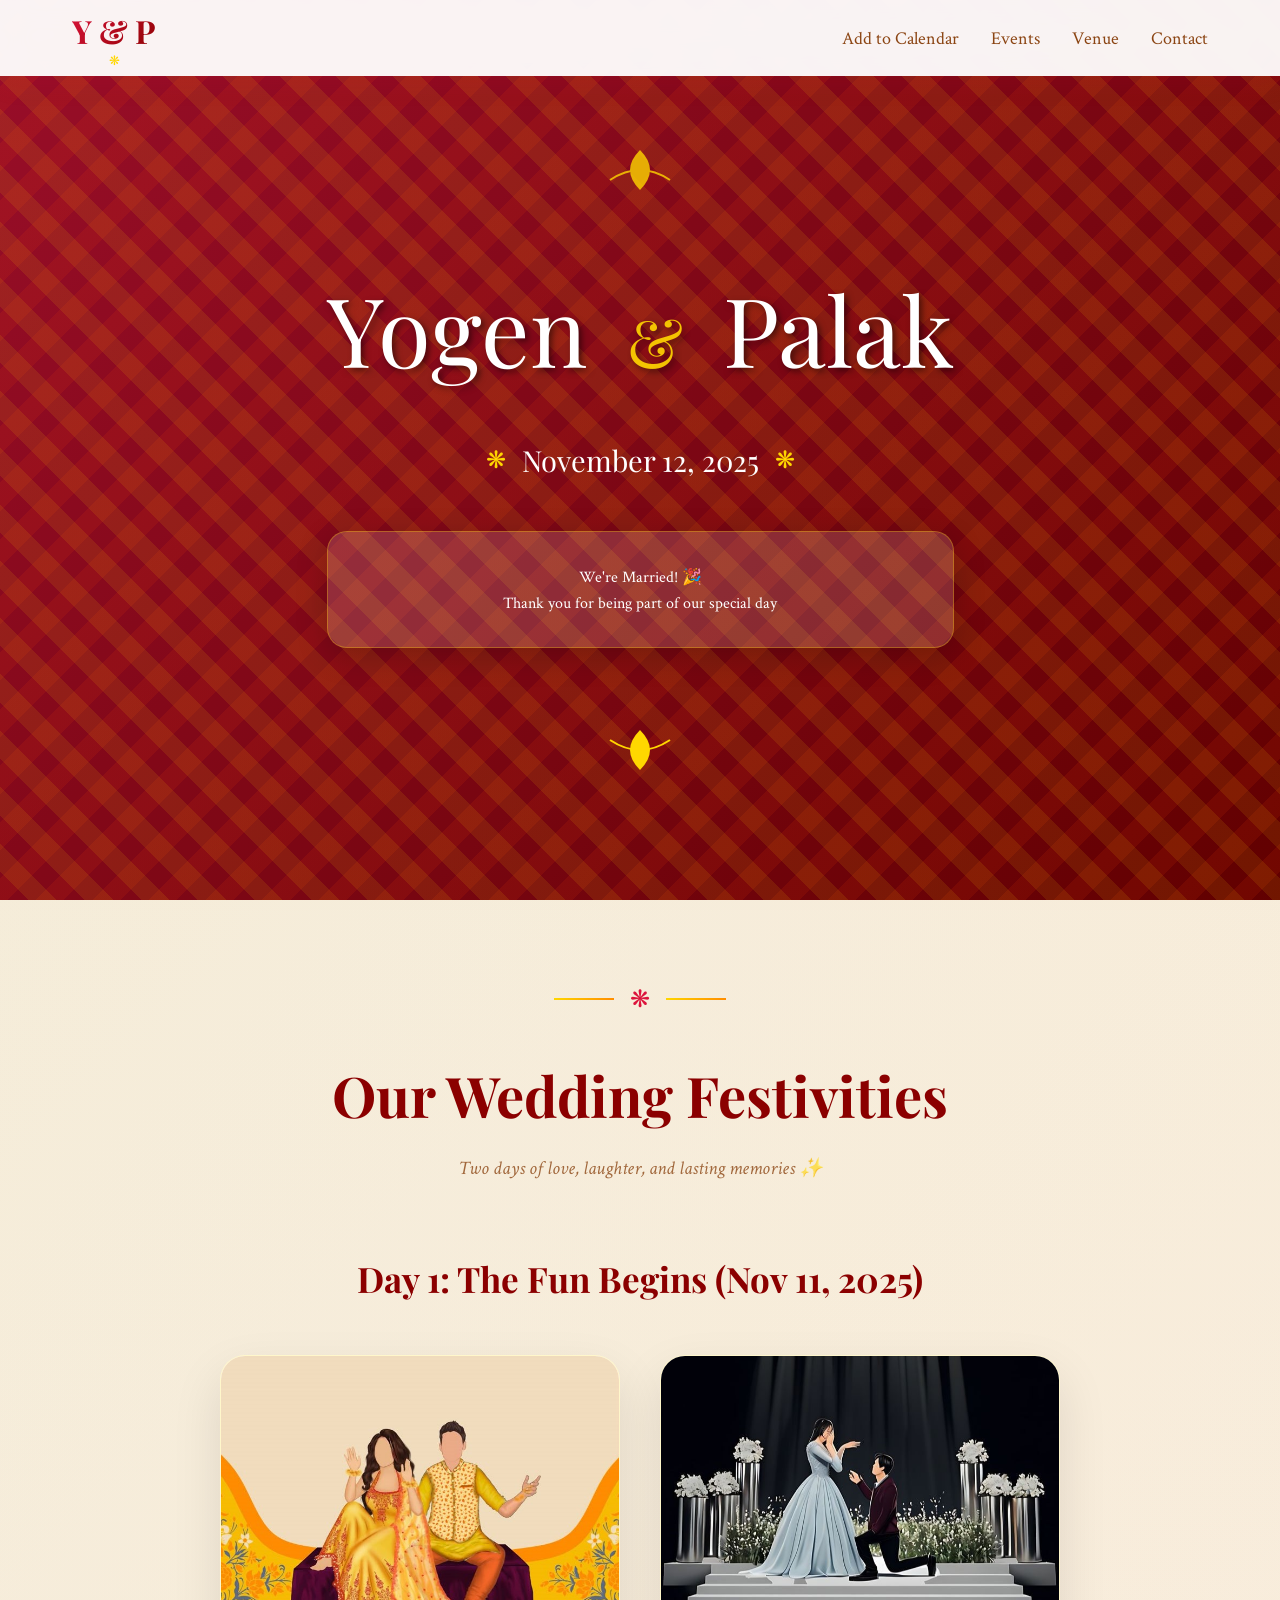
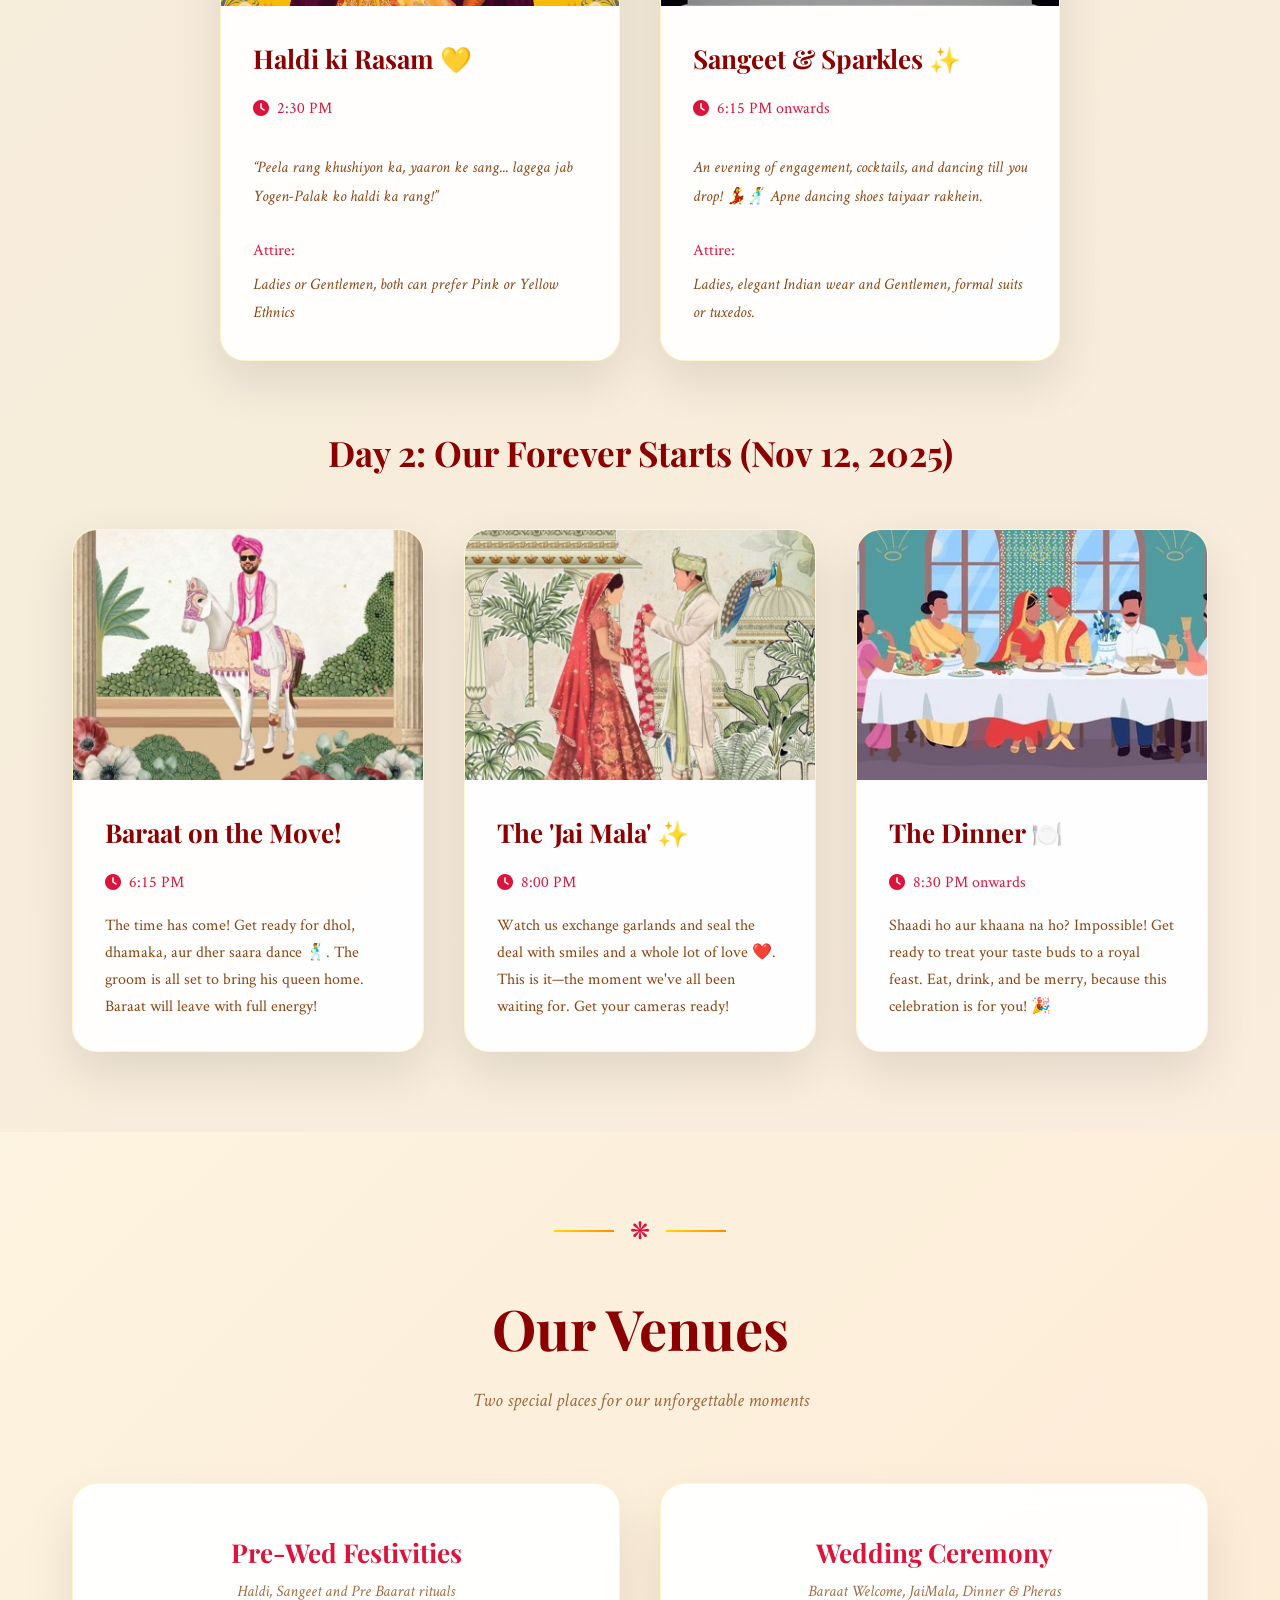
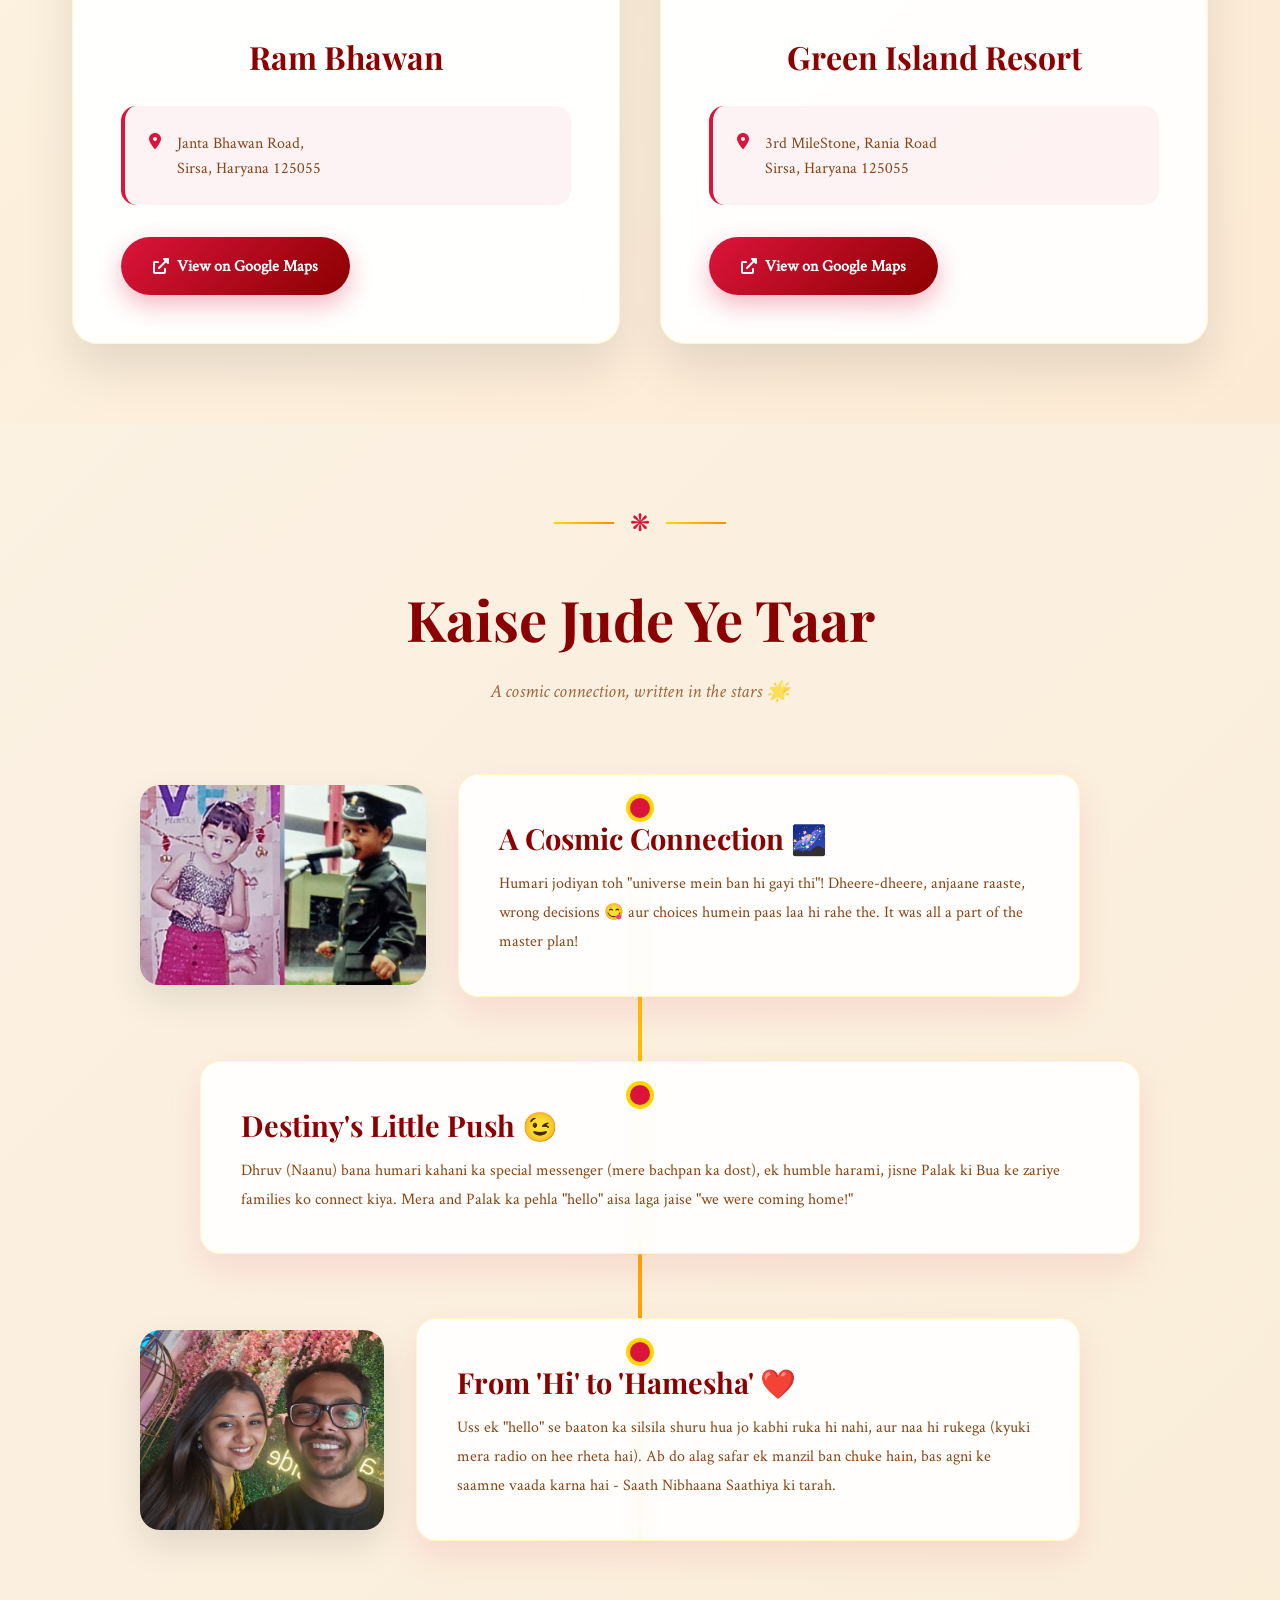
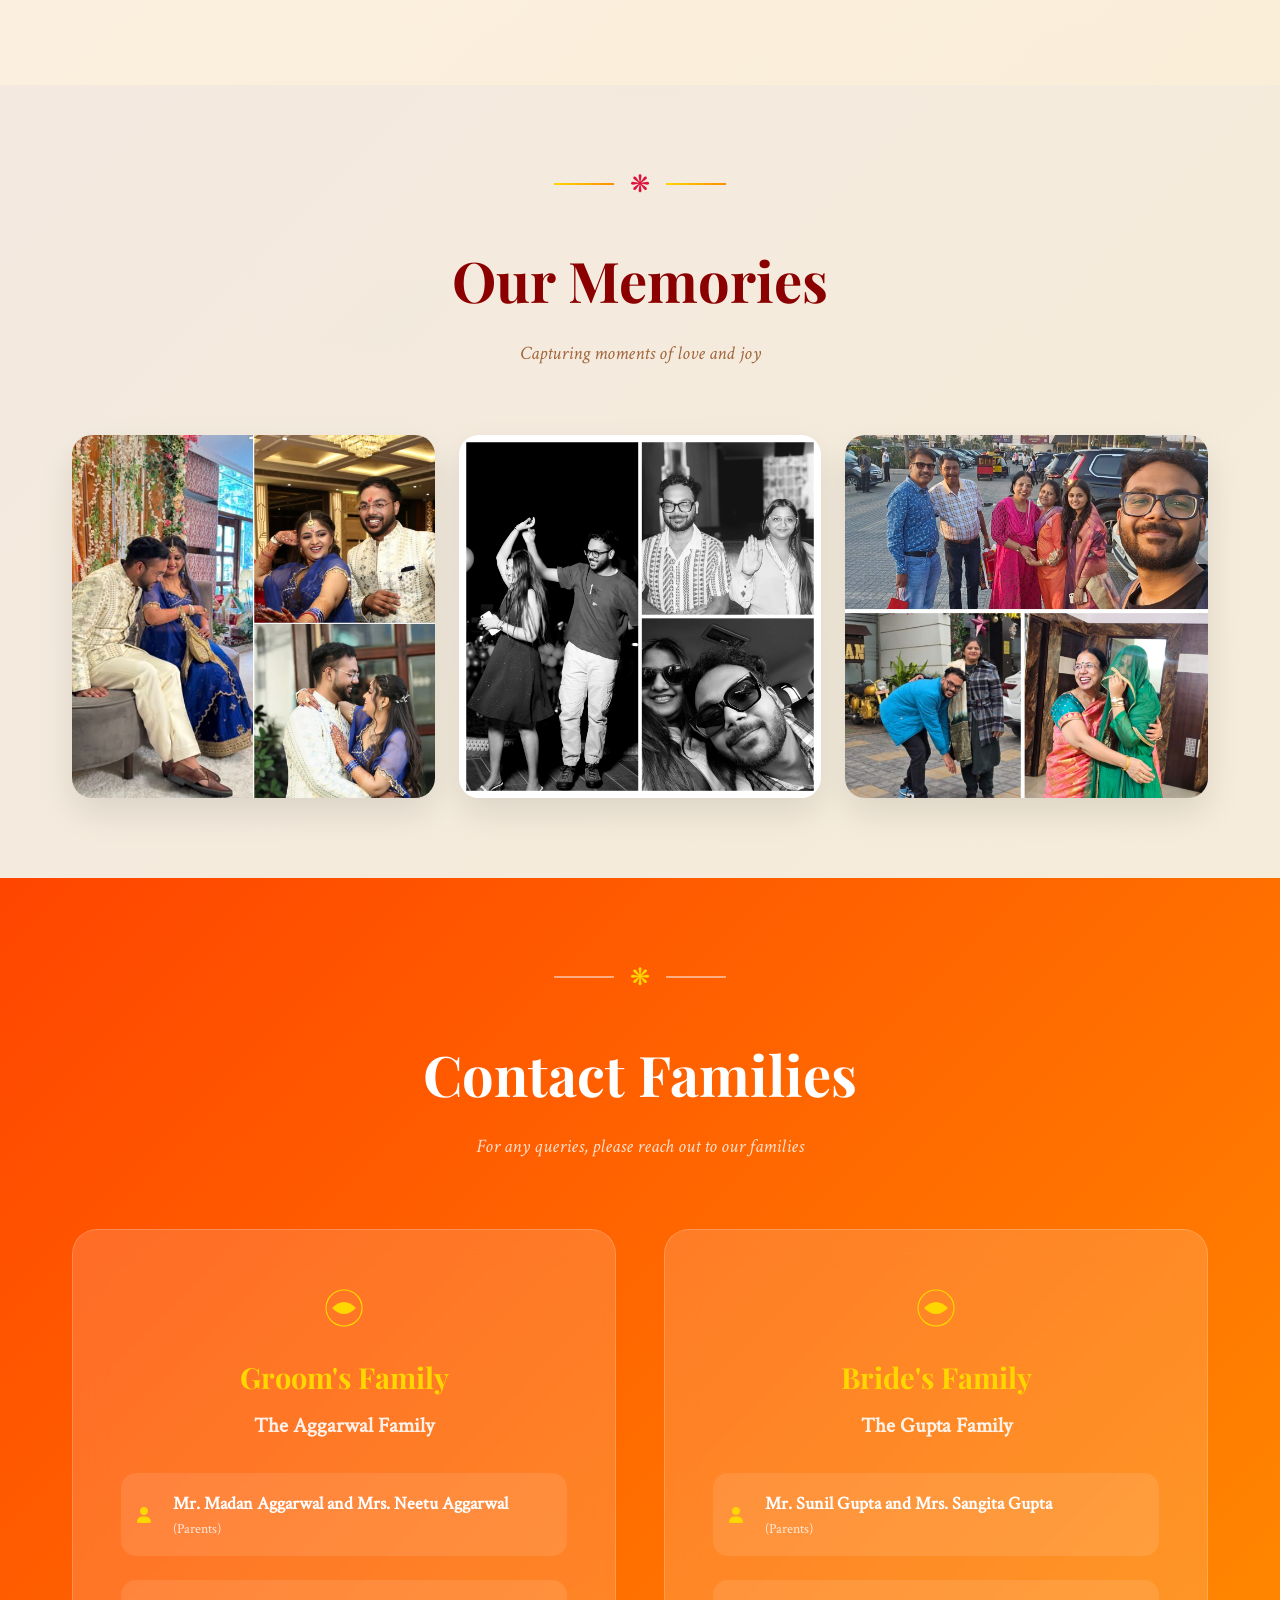
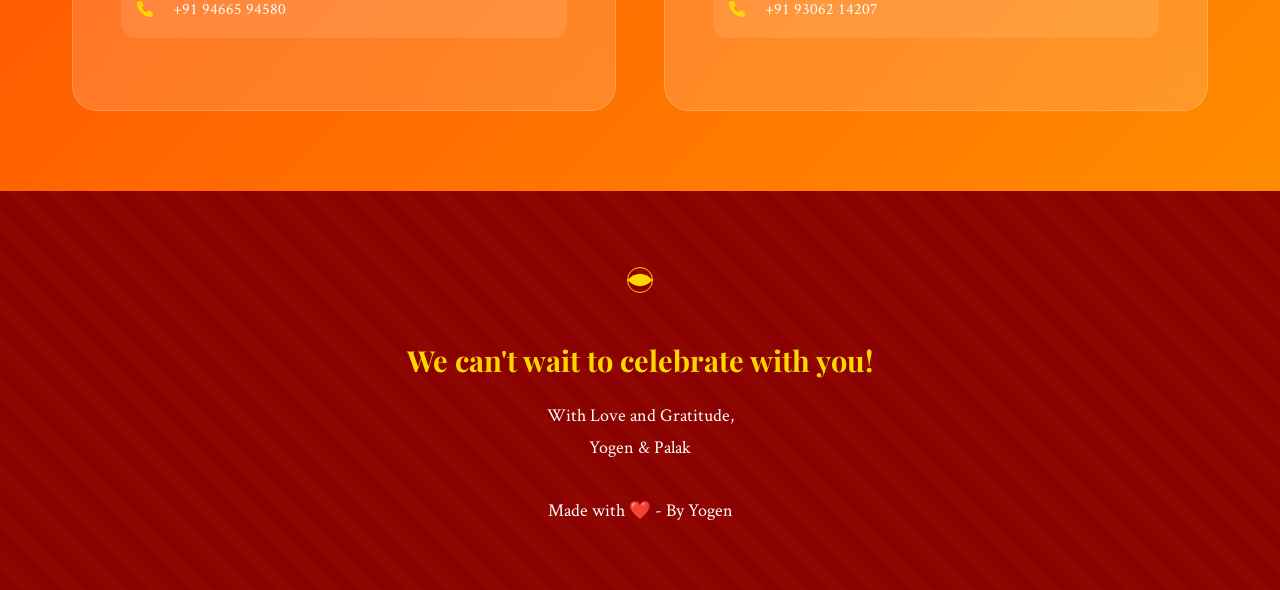
<file: index.html>
<!DOCTYPE html>
<html lang="en">
<head>
    <meta charset="UTF-8">
    <meta name="viewport" content="width=device-width, initial-scale=1.0">
    <title>Yogen & Palak - Our Wedding</title>
    <link rel="stylesheet" href="styles.css">
    <link rel="stylesheet" href="https://cdnjs.cloudflare.com/ajax/libs/font-awesome/6.0.0/css/all.min.css">
</head>
<body>
    <!-- Floating Mandala Background -->
    <div class="mandala-bg">
        <div class="mandala mandala-1"></div>
        <div class="mandala mandala-2"></div>
        <div class="mandala mandala-3"></div>
    </div>

    <header class="header">
        <nav class="navbar">
            <div class="nav-brand">
                <span class="brand-text">Y & P</span>
                <div class="brand-ornament">❋</div>
            </div>
            <ul class="nav-links">
			    <li><a href="https://calendar.app.google/HfRbPnhvJJsmDpxDA">Add to Calendar</a></li>
                <li><a href="#itinerary">Events</a></li>
				<li><a href="#venue">Venue</a></li>           
				<li><a href="#contact">Contact</a></li>
            </ul>
            <button class="mobile-menu-btn">
                <span></span>
                <span></span>
                <span></span>
            </button>
        </nav>
    </header>

    <section id="home" class="hero">
        <div class="hero-overlay"></div>
        <div class="hero-pattern"></div>
        <div class="hero-content">
            <div class="hero-ornament top">
                <svg viewBox="0 0 200 100">
                    <path d="M100,10 Q120,30 100,50 Q80,30 100,10 Z" fill="currentColor"/>
                    <circle cx="100" cy="30" r="8" fill="currentColor"/>
                    <path d="M70,40 Q100,20 130,40" stroke="currentColor" fill="none" stroke-width="2"/>
                </svg>
            </div>
            <h1 class="hero-title">
                <span class="name-yogen">Yogen</span>
                <span class="ampersand">&</span>
                <span class="name-palak">Palak</span>
            </h1>
            <div class="wedding-date">
                <div class="date-ornament">❋</div>
                <div class="date-text">November 12, 2025</div>
                <div class="date-ornament">❋</div>
            </div>

            <div class="countdown-container">
                <div class="countdown" id="countdown">
                    <div class="countdown-item">
                        <span class="countdown-number" id="days">00</span>
                        <span class="countdown-label">Days</span>
                    </div>
                    <div class="countdown-item">
                        <span class="countdown-number" id="hours">00</span>
                        <span class="countdown-label">Hours</span>
                    </div>
                    <div class="countdown-item">
                        <span class="countdown-number" id="minutes">00</span>
                        <span class="countdown-label">Minutes</span>
                    </div>
                </div>
            </div>
            <div class="hero-ornament bottom">
                <svg viewBox="0 0 200 100">
                    <path d="M100,90 Q80,70 100,50 Q120,70 100,90 Z" fill="currentColor"/>
                    <circle cx="100" cy="70" r="8" fill="currentColor"/>
                    <path d="M70,60 Q100,80 130,60" stroke="currentColor" fill="none" stroke-width="2"/>
                </svg>
            </div>
        </div>



    </section>
	


<section id="itinerary" class="events-section">
    <div class="container">
        <div class="section-header">
            <div class="section-ornament">
                <div class="ornament-line"></div>
                <div class="ornament-center">❋</div>
                <div class="ornament-line"></div>
            </div>
            <h2 class="section-title">Our Wedding Festivities</h2>
            <p class="section-subtitle">Two days of love, laughter, and lasting memories ✨</p>
        </div>

        <h2 class="itinerary-day-header">Day 1: The Fun Begins (Nov 11, 2025)</h2>
        <div class="events-grid-day1">
            <div class="event-card">
                <div class="event-image">
                    <img src="pictures/haldi.jpg" alt="Haldi Ceremony" />
                    <div class="event-overlay"></div>
                </div>
                <div class="event-content">
                    <h3>Haldi ki Rasam 💛</h3>
                    <div class="event-time"><i class="fas fa-clock"></i>2:30 PM</div>              
                    <br><em>“Peela rang khushiyon ka, yaaron ke sang... lagega jab Yogen-Palak ko haldi ka rang!”</em>
					<br><br>
					<div class="event-time">Attire:</div><em> Ladies or Gentlemen, both can prefer Pink or Yellow Ethnics</em>
                </div>
            </div>

            <div class="event-card">
                <div class="event-image">
                    <img src="pictures/sangeet.jpg" alt="Sangeet Night" />
                    <div class="event-overlay"></div>
                </div>
                <div class="event-content">
                    <h3>Sangeet & Sparkles ✨</h3>
                    <div class="event-time"><i class="fas fa-clock"></i>6:15 PM onwards</div>
                    <br><em>An evening of engagement, cocktails, and dancing till you drop! 💃🕺 Apne dancing shoes taiyaar rakhein.</em>
                    <br><br>
					<div class="event-time">Attire:</div><em>Ladies, elegant Indian wear and Gentlemen, formal suits or tuxedos.</em>
				</div>
            </div>
        </div>
		
		

        <h2 class="itinerary-day-header">Day 2: Our Forever Starts (Nov 12, 2025)</h2>
<div class="events-grid">
    <div class="event-card">
        <div class="event-image">
            <img src="pictures/baraat.jpg" alt="Baraat Departure" />
            <div class="event-overlay"></div>
        </div>
        <div class="event-content">
            <h3>Baraat on the Move!</h3>
            <div class="event-time"><i class="fas fa-clock"></i>6:15 PM</div>
            <p>The time has come! Get ready for dhol, dhamaka, aur dher saara dance 🕺. The groom is all set to bring his queen home. Baraat will leave with full energy!</p>
        </div>
    </div>
<!--
    <div class="event-card">
        <div class="event-image">
            <img src="pictures/snacks.jpg" alt="Welcome Snacks" />
            <div class="event-overlay"></div>
        </div>
        <div class="event-content">
            <h3>Baraatiyon ka Swagat</h3>
            <div class="event-time"><i class="fas fa-clock"></i>7:30 PM onwards</div>
            <p>Welcome at <strong>Green Island Resort</strong>! After all that dancing, it's time to refuel. Grab some delicious snacks and refreshing drinks 🍹, and get ready for the magical night ahead.</p>
        </div>
    </div>
-->
    <div class="event-card">
        <div class="event-image">
            <img src="pictures/jaimala.jpg" alt="Jai Mala" />
            <div class="event-overlay"></div>
        </div>
        <div class="event-content">
            <h3>The 'Jai Mala' ✨</h3>
            <div class="event-time"><i class="fas fa-clock"></i>8:00 PM</div>
            <p>Watch us exchange garlands and seal the deal with smiles and a whole lot of love ❤️. This is it—the moment we've all been waiting for. Get your cameras ready!</p>
        </div>
    </div>

    <div class="event-card">
        <div class="event-image">
            <img src="pictures/dinner.jpg" alt="Dinner" />
            <div class="event-overlay"></div>
        </div>
        <div class="event-content">
            <h3>The Dinner 🍽️</h3>
            <div class="event-time"><i class="fas fa-clock"></i>8:30 PM onwards</div>
            <p>Shaadi ho aur khaana na ho? Impossible! Get ready to treat your taste buds to a royal feast. Eat, drink, and be merry, because this celebration is for you! 🎉</p>
        </div>
    </div>
  <!--  
    <div class="event-card">
        <div class="event-image">
            <img src="pictures/hawan.jpg" alt="Wedding Rituals" />
            <div class="event-overlay"></div>
        </div>
        <div class="event-content">
            <h3>Promises by the Fire 🔥</h3>
            <div class="event-time"><i class="fas fa-clock"></i>11:00 PM</div>
            <p>Witness the sacred pheras as we take seven steps around the holy fire, making promises of love, respect, and endless partnership 💍. This is where our forever truly begins.</p>
        </div>
    </div>

    <div class="event-card">
        <div class="event-image">
            <img src="pictures/conclusion.jpg" alt="Wedding Conclusion" />
            <div class="event-overlay"></div>
        </div>
        <div class="event-content">
            <h3>A New Beginning 🚗</h3>
            <div class="event-time"><i class="fas fa-clock"></i>1:00 AM</div>
            <p>With happy tears 🥹 and hearts full of love, we start our new journey together. Thank you for being a part of our big day and showering us with your blessings!</p>
        </div>
    </div>
	-->
</div>
    </div>
</section>

<section id="venue" class="venue-section">
    <div class="container">
        <div class="section-header">
            <div class="section-ornament">
                <div class="ornament-line"></div>
                <div class="ornament-center">❋</div>
                <div class="ornament-line"></div>
            </div>
            <h2 class="section-title">Our Venues</h2>
            <p class="section-subtitle">Two special places for our unforgettable moments</p>
        </div>

        <div class="venue-grid">
            <div class="venue-card">
                <div class="venue-details">
                    <h3 class="venue-title">Pre-Wed Festivities</h3>
                    <p class="venue-card-subtitle">Haldi, Sangeet and Pre Baarat rituals</p>
                    <h4>Ram Bhawan</h4>
                    <div class="venue-address">
                        <i class="fas fa-map-marker-alt"></i>
                        <div>
                            <p>Janta Bhawan Road,</p>
                            <p>Sirsa, Haryana 125055</p>
                        </div>
                    </div>
                    <a href="https://maps.app.goo.gl/GTRC1nZAYhxemEVs8" target="_blank" class="map-link">
                        <i class="fas fa-external-link-alt"></i>
                        View on Google Maps
                    </a>
                </div>
            </div>
<!--
            <div class="venue-card">
                <div class="venue-details">
                    <h3 class="venue-title">Team Bride</h3>
                    <p class="venue-card-subtitle">Will Stay at</p>
                    <h4>Galaxy Hotel</h4>
                    <div class="venue-address">
                        <i class="fas fa-map-marker-alt"></i>
                        <div>
                            <p>Near Sagwan Chowk, Dabawali Road</p>
                            <p>Sirsa, Haryana 125055</p>
                        </div>
                    </div>
                    <a href="https://maps.app.goo.gl/FHkZkqJHnaa9h4tb8" target="_blank" class="map-link">
                        <i class="fas fa-external-link-alt"></i>
                        View on Google Maps
                    </a>
                </div>
            </div>
-->
            <div class="venue-card">
                 <div class="venue-details">
                    <h3 class="venue-title">Wedding Ceremony</h3>
                    <p class="venue-card-subtitle">Baraat Welcome, JaiMala, Dinner & Pheras</p>
                    <h4>Green Island Resort</h4>
                    <div class="venue-address">
                        <i class="fas fa-map-marker-alt"></i>
                        <div>
                            <p>3rd MileStone, Rania Road</p>
                            <p>Sirsa, Haryana 125055</p>
                        </div>
                    </div>
                    <a href="https://maps.app.goo.gl/ByTWCeYyPFWCKkqr8" target="_blank" class="map-link">
                        <i class="fas fa-external-link-alt"></i>
                        View on Google Maps
                    </a>
					
                </div>
            </div>
        </div>
    </div>
</section>

<section id="story" class="story-section">
    <div class="container">
        <div class="section-header">
            <div class="section-ornament">
                <div class="ornament-line"></div>
                <div class="ornament-center">❋</div>
                <div class="ornament-line"></div>
            </div>
            <h2 class="section-title">Kaise Jude Ye Taar</h2>
            <p class="section-subtitle">A cosmic connection, written in the stars 🌟</p>
        </div>

        <div class="story-timeline">
            <div class="timeline-item left">
                <div class="timeline-content">
                    <div class="timeline-image">
                        <img src="pictures/story_0.jpg" alt="Cosmic Connection">
                        <div class="image-overlay"></div>
                    </div>
                    <div class="timeline-text">
                        <h3>A Cosmic Connection 🌌</h3>
                        <p>Humari jodiyan toh "universe mein ban hi gayi thi"! Dheere-dheere, anjaane raaste, wrong decisions 😋 aur choices humein paas laa hi rahe the. It was all a part of the master plan!</p>
                    </div>
                </div>
            </div>

            <div class="timeline-item right">
                <div class="timeline-content">
                    <div class="timeline-text">
                        <h3>Destiny's Little Push 😉</h3>
                        <p>Dhruv (Naanu) bana humari kahani ka special messenger (mere bachpan ka dost), ek humble harami, jisne Palak ki Bua ke zariye families ko connect kiya. Mera and Palak ka pehla "hello" aisa laga jaise "we were coming home!"</p>
                    </div>
                </div>
            </div>

            <div class="timeline-item left">
                <div class="timeline-content">
                     <div class="timeline-image">
                        <img src="pictures/story_1.jpg" alt="Our Journey">
                        <div class="image-overlay"></div>
                    </div>
                    <div class="timeline-text">
                        <h3>From 'Hi' to 'Hamesha' ❤️</h3>
                        <p>Uss ek "hello" se baaton ka silsila shuru hua jo kabhi ruka hi nahi, aur naa hi rukega (kyuki mera radio on hee rheta hai). Ab do alag safar ek manzil ban chuke hain, bas agni ke saamne vaada karna hai - Saath Nibhaana Saathiya ki tarah.</p>
                    </div>
                </div>
            </div>
        </div>
    </div>
</section>	


	    <section id="photos" class="gallery-section">
        <div class="container">
            <div class="section-header">
                <div class="section-ornament">
                    <div class="ornament-line"></div>
                    <div class="ornament-center">❋</div>
                    <div class="ornament-line"></div>
                </div>
                <h2 class="section-title">Our Memories</h2>
                <p class="section-subtitle">Capturing moments of love and joy</p>
            </div>

            <div class="gallery-grid">
                <div class="gallery-item">
                    <img src="pictures/engagement.png" alt="Roka Photos" />
                    <div class="gallery-overlay">
                        <div class="gallery-content">
                            <h4>Roka Ceremony</h4>
                            <p>Beautiful moments when we became offical!</p>
                        </div>
                    </div>
                </div>
				                <div class="gallery-item">
                    <img src="pictures/special_moment.jpg" alt="Special Moments" />
                    <div class="gallery-overlay">
                        <div class="gallery-content">
                            <h4>Special Moments</h4>
                            <p>Candid captures of our lovely courtship story</p>
                        </div>
                    </div>
                </div>
				
                <div class="gallery-item">
                    <img src="pictures/family.jpg" alt="Family Moments" />
                    <div class="gallery-overlay">
                        <div class="gallery-content">
                            <h4>Family Moments</h4>
                            <p>Precious times with our loved ones</p>
                        </div>
                    </div>
                </div>


            </div>
        </div>
    </section>
	
    <section id="contact" class="contact-section">
        <div class="container">
            <div class="section-header">
                <div class="section-ornament">
                    <div class="ornament-line"></div>
                    <div class="ornament-center">❋</div>
                    <div class="ornament-line"></div>
                </div>
                <h2 class="section-title">Contact Families</h2>
                <p class="section-subtitle">For any queries, please reach out to our families</p>
            </div>

            <div class="contact-grid">
                <div class="contact-card groom-family">
                    <div class="contact-header">
                        <div class="family-ornament">
                            <svg viewBox="0 0 100 100">
                                <circle cx="50" cy="50" r="30" fill="none" stroke="currentColor" stroke-width="2"/>
                                <path d="M30,50 Q50,30 70,50 Q50,70 30,50" fill="currentColor"/>
                            </svg>
                        </div>
                        <h3>Groom's Family</h3>
                        <h4>The Aggarwal Family</h4>
                    </div>
                    <div class="contact-info">
                        <div class="contact-item">
                            <i class="fas fa-user"></i>
                            <div>
                                <span class="contact-name">Mr. Madan Aggarwal and Mrs. Neetu Aggarwal</span>
                                <span class="contact-relation">(Parents)</span>
                            </div>
                        </div>
                        <div class="contact-item">
                            <i class="fas fa-phone"></i>
                            <a href="tel:+919466594580">+91 94665 94580</a>
                        </div>
                    </div>
                </div>
				                <div class="contact-card bride-family">
                    <div class="contact-header">
                        <div class="family-ornament">
                            <svg viewBox="0 0 100 100">
                                <circle cx="50" cy="50" r="30" fill="none" stroke="currentColor" stroke-width="2"/>
                                <path d="M30,50 Q50,30 70,50 Q50,70 30,50" fill="currentColor"/>
                            </svg>
                        </div>
                        <h3>Bride's Family</h3>
                        <h4>The Gupta Family</h4>
                    </div>
                    <div class="contact-info">
                        <div class="contact-item">
                            <i class="fas fa-user"></i>
                            <div>
                                <span class="contact-name">Mr. Sunil Gupta and Mrs. Sangita Gupta</span>
                                <span class="contact-relation">(Parents)</span>
                            </div>
                        </div>
                        <div class="contact-item">
                            <i class="fas fa-phone"></i>
                            <a href="tel:+919306214207">+91 93062 14207</a>
                        </div>
                    </div>
                </div>
            </div>
        </div>
    </section>
    <footer class="footer">
        <div class="footer-pattern"></div>
        <div class="container">
            <div class="footer-content">
                <div class="footer-ornament">
                    <svg viewBox="0 0 200 100">
                        <circle cx="100" cy="50" r="25" fill="none" stroke="currentColor" stroke-width="2"/>
                        <path d="M75,50 Q100,25 125,50 Q100,75 75,50" fill="currentColor"/>
                    </svg>
                </div>
                <h3>We can't wait to celebrate with you!</h3>
                <p>With Love and Gratitude,<br>Yogen & Palak</p>
                <div class="footer-contact">
                    <p>Made with ❤️ - By Yogen</a></p>
                </div>
            </div>
        </div>
    </footer>

    <script src="script.js"></script>
</body>
</html>
</file>
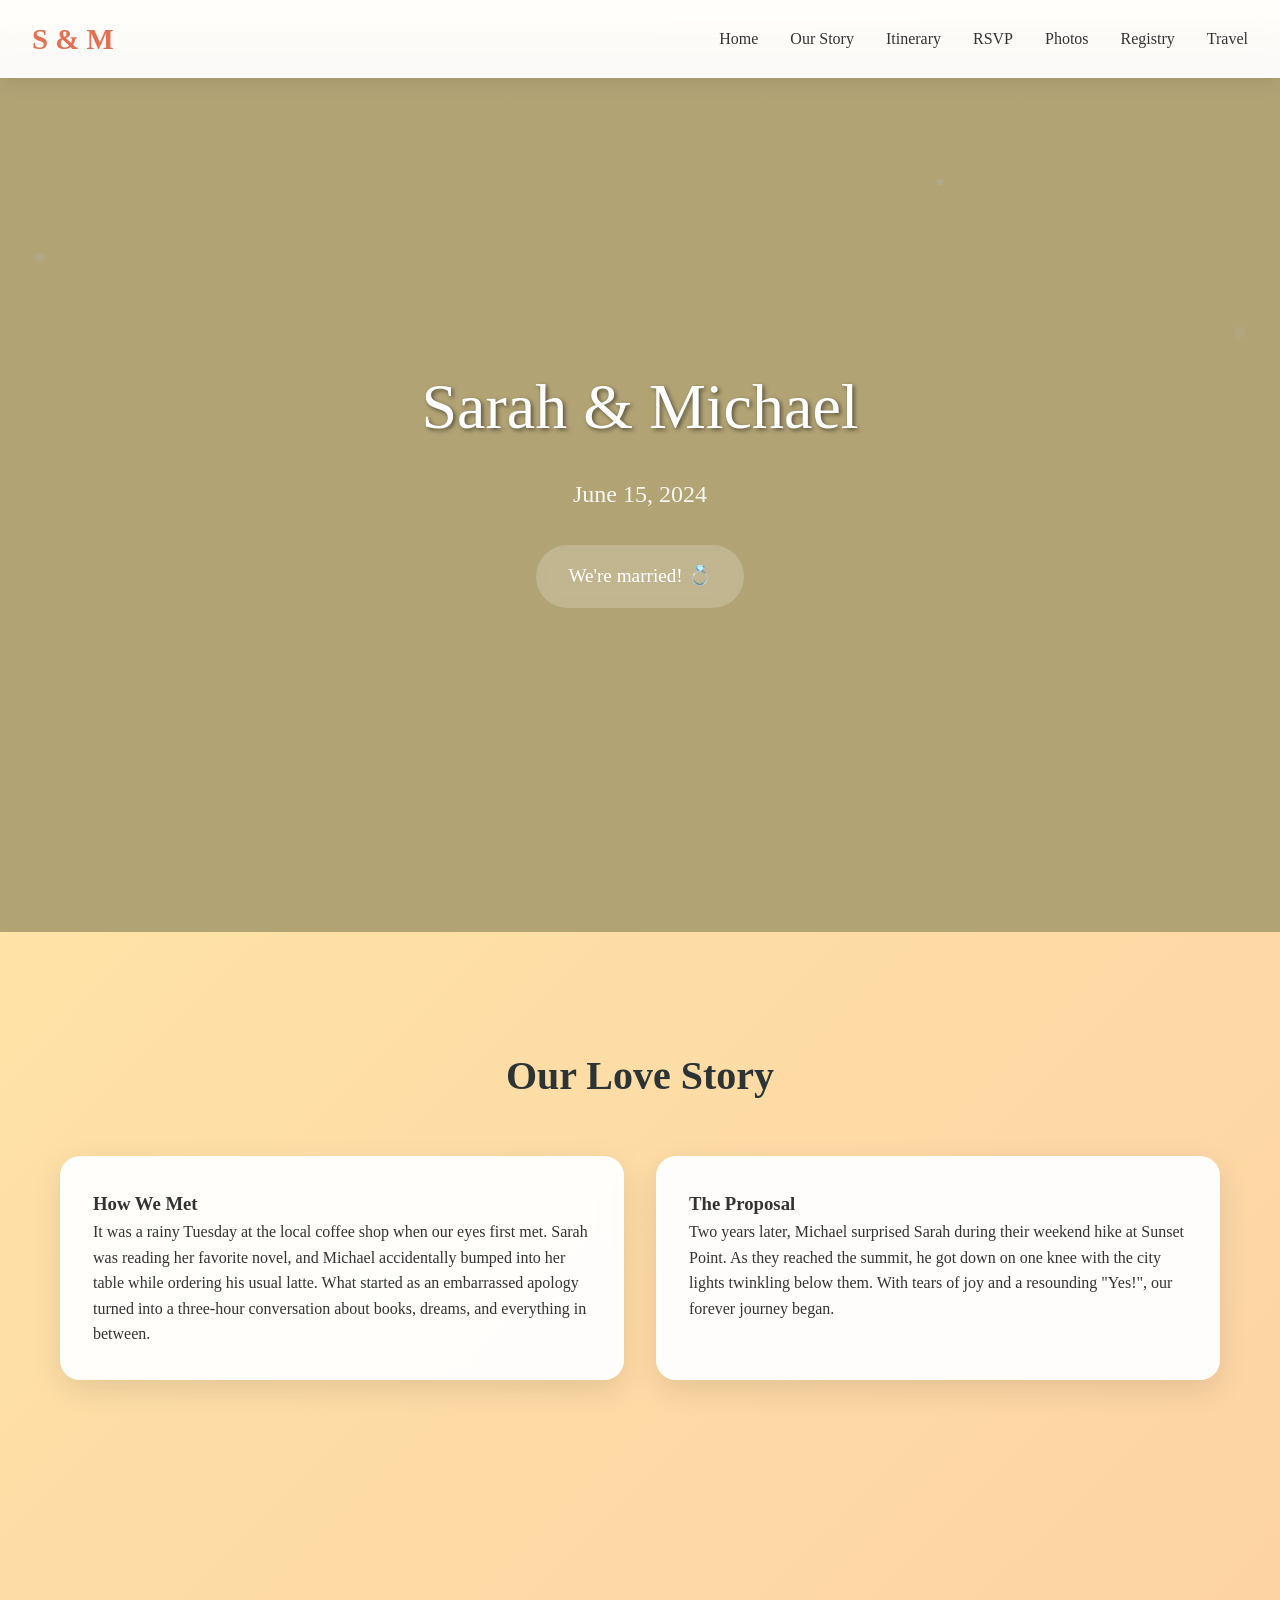
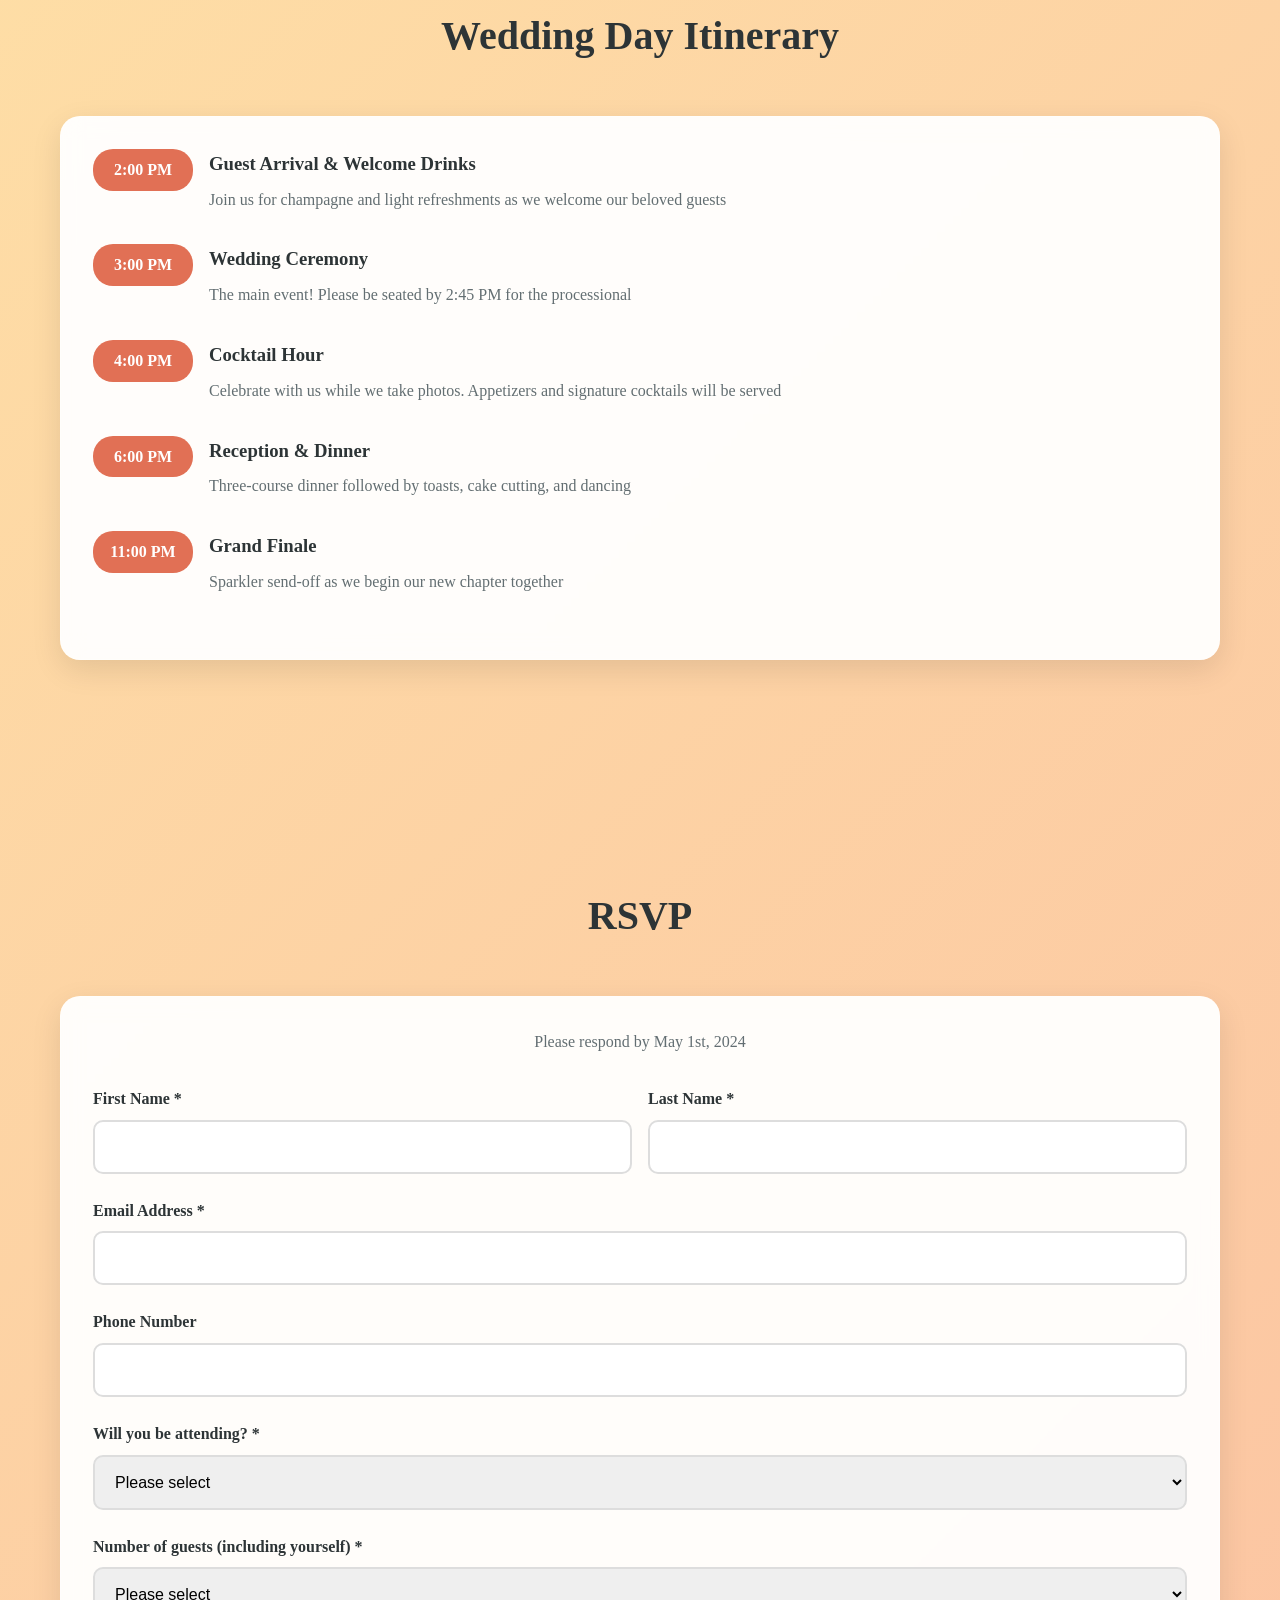
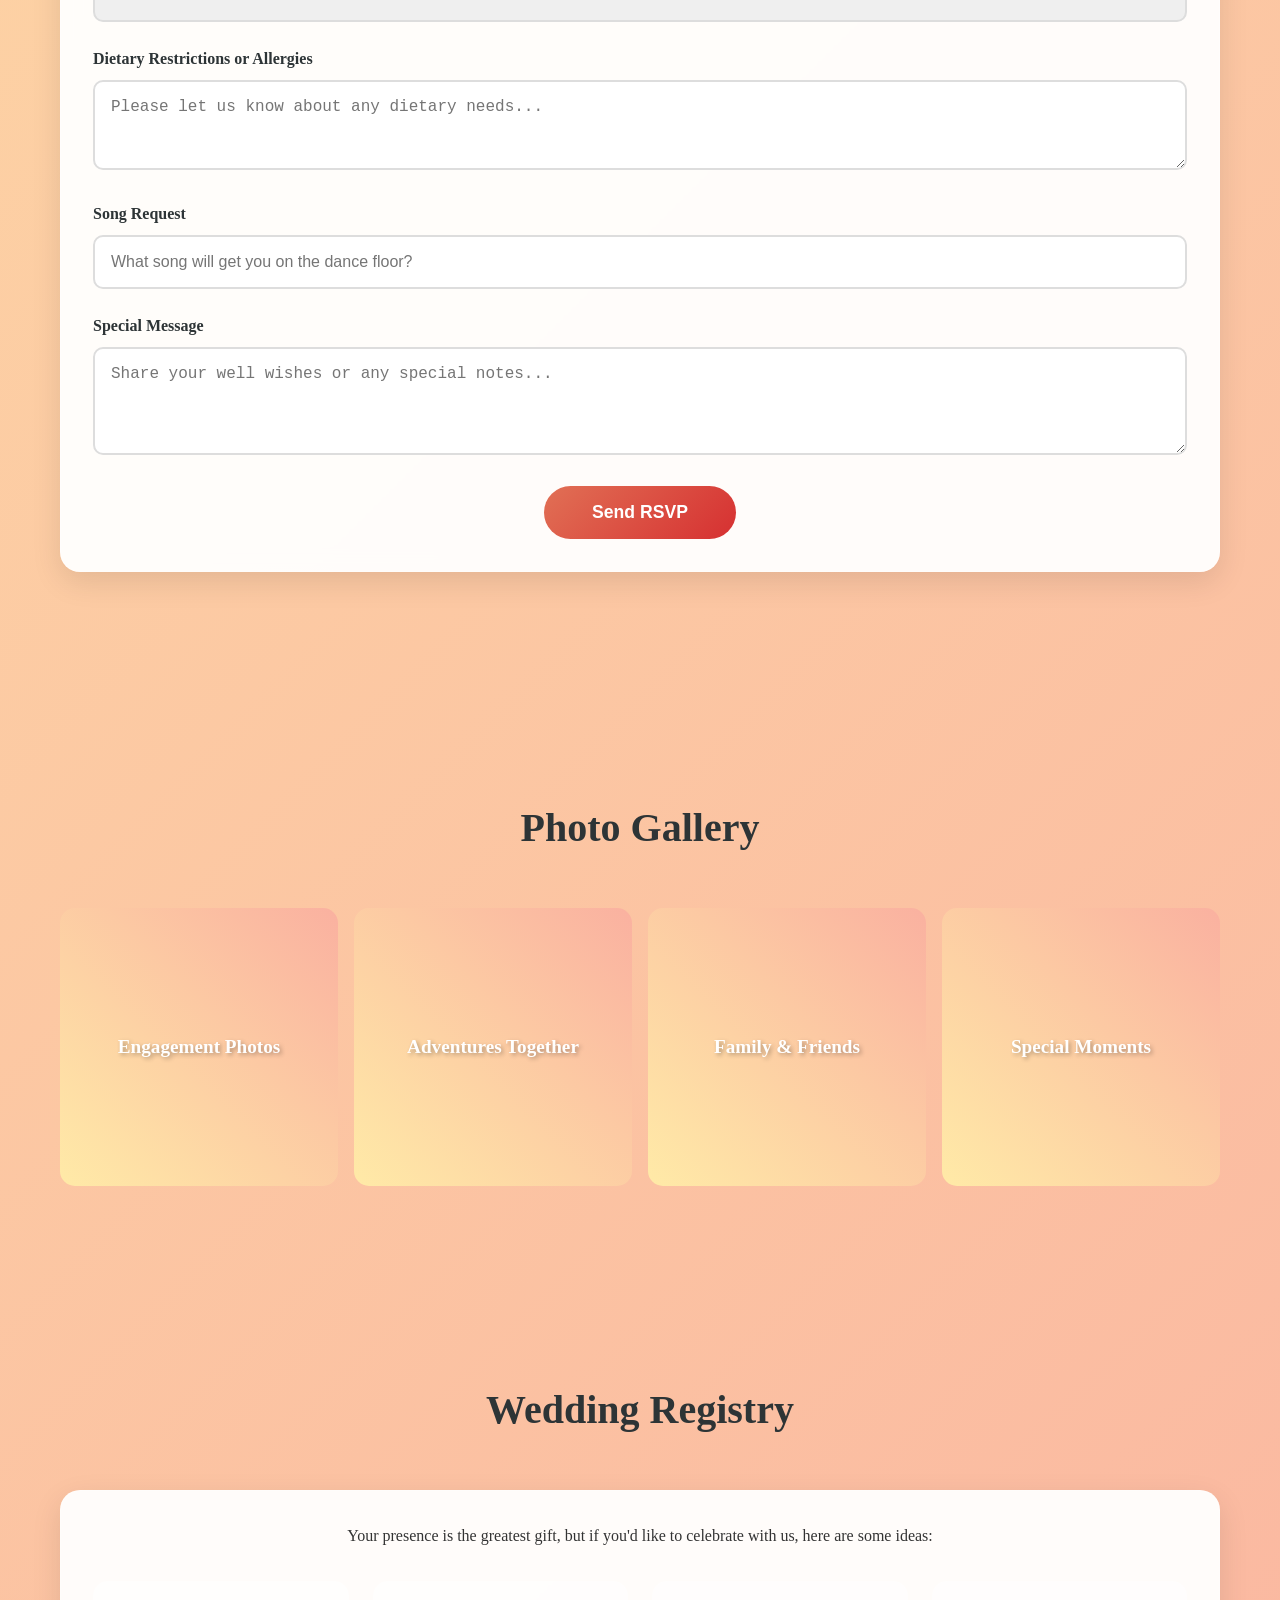
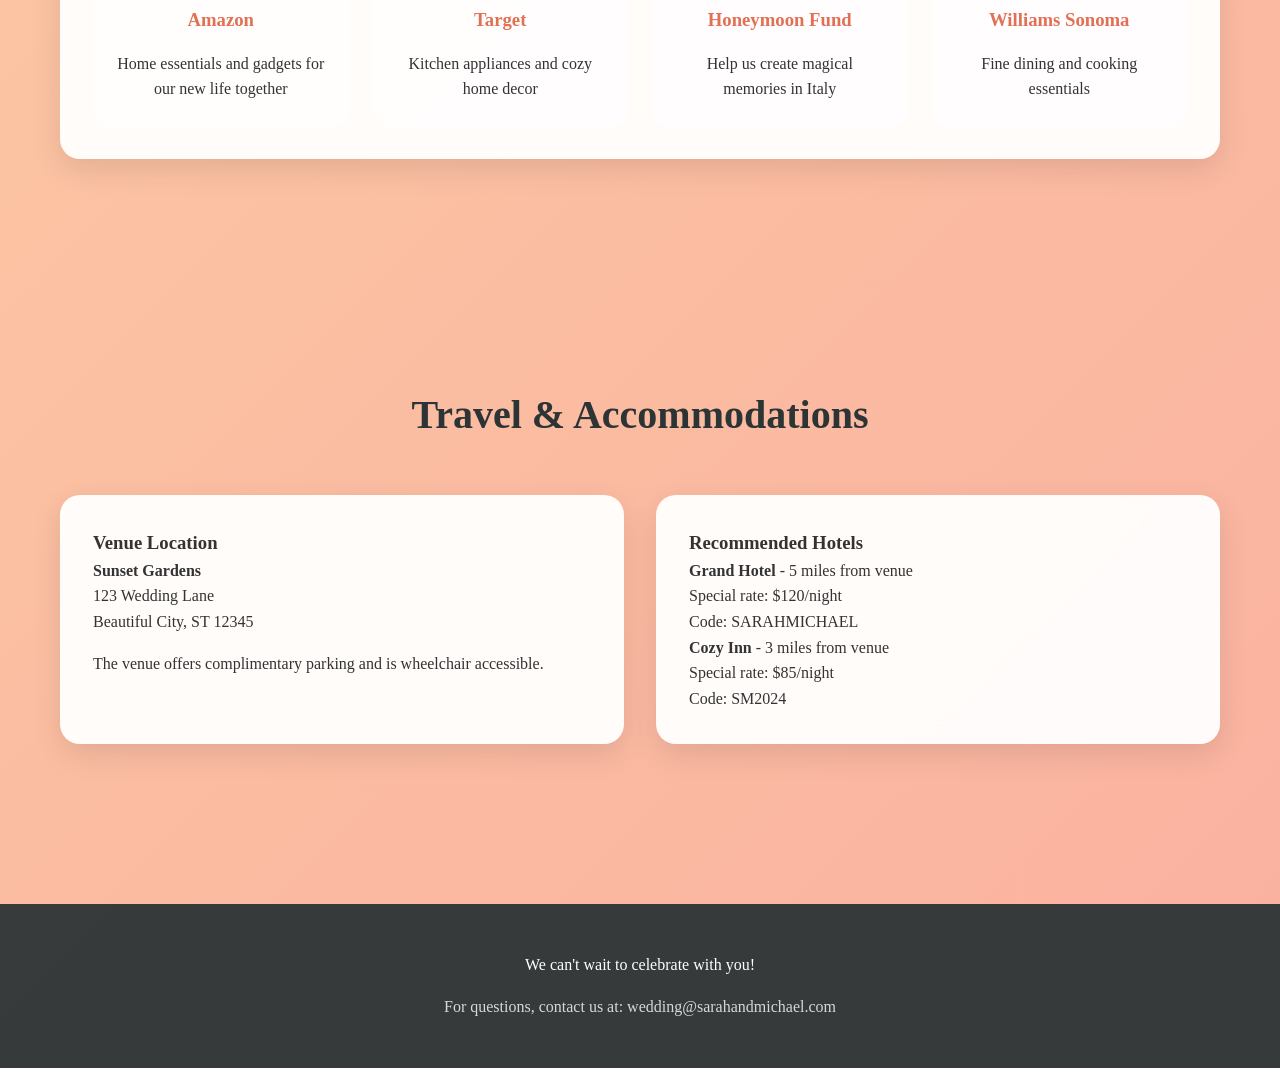
<file: main.html>
<!DOCTYPE html>
<html lang="en">
<head>
    <meta charset="UTF-8">
    <meta name="viewport" content="width=device-width, initial-scale=1.0">
    <title>Sarah & Michael - Our Wedding</title>
    <style>
        * {
            margin: 0;
            padding: 0;
            box-sizing: border-box;
        }

        body {
            font-family: 'Georgia', serif;
            line-height: 1.6;
            color: #333;
            background: linear-gradient(135deg, #ffeaa7 0%, #fab1a0 100%);
            min-height: 100vh;
        }

        .container {
            max-width: 1200px;
            margin: 0 auto;
            padding: 0 20px;
        }

        header {
            background: rgba(255, 255, 255, 0.95);
            backdrop-filter: blur(10px);
            position: fixed;
            top: 0;
            left: 0;
            right: 0;
            z-index: 1000;
            box-shadow: 0 2px 20px rgba(0, 0, 0, 0.1);
        }

        nav {
            display: flex;
            justify-content: space-between;
            align-items: center;
            padding: 1rem 2rem;
        }

        .logo {
            font-size: 1.8rem;
            font-weight: bold;
            color: #e17055;
            text-decoration: none;
        }

        .nav-links {
            display: flex;
            list-style: none;
            gap: 2rem;
        }

        .nav-links a {
            text-decoration: none;
            color: #333;
            font-weight: 500;
            transition: color 0.3s ease;
        }

        .nav-links a:hover {
            color: #e17055;
        }

        .hero {
            height: 100vh;
            display: flex;
            align-items: center;
            justify-content: center;
            text-align: center;
            background: linear-gradient(rgba(0, 0, 0, 0.3), rgba(0, 0, 0, 0.3)),
                        url('data:image/svg+xml;utf8,<svg xmlns="http://www.w3.org/2000/svg" viewBox="0 0 1200 600"><rect fill="%23ffeaa7" width="1200" height="600"/><circle cx="200" cy="150" r="3" fill="rgba(255,255,255,0.3)"/><circle cx="800" cy="100" r="2" fill="rgba(255,255,255,0.4)"/><circle cx="1000" cy="200" r="4" fill="rgba(255,255,255,0.2)"/></svg>') center/cover;
            color: white;
            position: relative;
        }

        .hero-content h1 {
            font-size: 4rem;
            margin-bottom: 1rem;
            font-weight: 300;
            text-shadow: 2px 2px 4px rgba(0, 0, 0, 0.5);
        }

        .hero-content .date {
            font-size: 1.5rem;
            margin-bottom: 2rem;
            opacity: 0.9;
        }

        .hero-content .countdown {
            font-size: 1.2rem;
            background: rgba(255, 255, 255, 0.2);
            backdrop-filter: blur(10px);
            padding: 1rem 2rem;
            border-radius: 50px;
            display: inline-block;
        }

        section {
            padding: 5rem 0;
            margin-top: 2rem;
        }

        .section-title {
            text-align: center;
            font-size: 2.5rem;
            color: #2d3436;
            margin-bottom: 3rem;
        }

        .card {
            background: rgba(255, 255, 255, 0.95);
            backdrop-filter: blur(10px);
            border-radius: 20px;
            padding: 2rem;
            margin-bottom: 2rem;
            box-shadow: 0 10px 30px rgba(0, 0, 0, 0.1);
            border: 1px solid rgba(255, 255, 255, 0.2);
        }

        .story-grid {
            display: grid;
            grid-template-columns: repeat(auto-fit, minmax(300px, 1fr));
            gap: 2rem;
            margin-top: 2rem;
        }

        .itinerary-item {
            display: flex;
            align-items: flex-start;
            gap: 1rem;
            margin-bottom: 2rem;
        }

        .time {
            background: #e17055;
            color: white;
            padding: 0.5rem 1rem;
            border-radius: 20px;
            font-weight: bold;
            min-width: 100px;
            text-align: center;
        }

        .event-details h3 {
            color: #2d3436;
            margin-bottom: 0.5rem;
        }

        .event-details p {
            color: #636e72;
        }

        .form-group {
            margin-bottom: 1.5rem;
        }

        .form-group label {
            display: block;
            margin-bottom: 0.5rem;
            font-weight: bold;
            color: #2d3436;
        }

        .form-group input,
        .form-group select,
        .form-group textarea {
            width: 100%;
            padding: 1rem;
            border: 2px solid #ddd;
            border-radius: 10px;
            font-size: 1rem;
            transition: border-color 0.3s ease;
        }

        .form-group input:focus,
        .form-group select:focus,
        .form-group textarea:focus {
            outline: none;
            border-color: #e17055;
        }

        .form-row {
            display: grid;
            grid-template-columns: 1fr 1fr;
            gap: 1rem;
        }

        .submit-btn {
            background: linear-gradient(135deg, #e17055 0%, #d63031 100%);
            color: white;
            padding: 1rem 3rem;
            border: none;
            border-radius: 50px;
            font-size: 1.1rem;
            font-weight: bold;
            cursor: pointer;
            transition: transform 0.3s ease, box-shadow 0.3s ease;
        }

        .submit-btn:hover {
            transform: translateY(-2px);
            box-shadow: 0 10px 25px rgba(225, 112, 85, 0.3);
        }

        .photo-gallery {
            display: grid;
            grid-template-columns: repeat(auto-fit, minmax(250px, 1fr));
            gap: 1rem;
            margin-top: 2rem;
        }

        .photo-item {
            aspect-ratio: 1;
            background: linear-gradient(45deg, #ffeaa7, #fab1a0);
            border-radius: 15px;
            display: flex;
            align-items: center;
            justify-content: center;
            color: white;
            font-size: 1.2rem;
            font-weight: bold;
            text-shadow: 2px 2px 4px rgba(0, 0, 0, 0.3);
        }

        .registry-grid {
            display: grid;
            grid-template-columns: repeat(auto-fit, minmax(200px, 1fr));
            gap: 1.5rem;
            margin-top: 2rem;
        }

        .registry-item {
            text-align: center;
            padding: 1.5rem;
            background: rgba(255, 255, 255, 0.5);
            border-radius: 15px;
            transition: transform 0.3s ease;
        }

        .registry-item:hover {
            transform: translateY(-5px);
        }

        .registry-item h3 {
            color: #e17055;
            margin-bottom: 1rem;
        }

        footer {
            background: rgba(45, 52, 54, 0.95);
            color: white;
            text-align: center;
            padding: 3rem 0;
            margin-top: 3rem;
        }

        .mobile-menu {
            display: none;
        }

        @media (max-width: 768px) {
            .nav-links {
                display: none;
            }
            
            .mobile-menu {
                display: block;
                background: none;
                border: none;
                font-size: 1.5rem;
                cursor: pointer;
            }
            
            .hero-content h1 {
                font-size: 2.5rem;
            }
            
            .form-row {
                grid-template-columns: 1fr;
            }
        }

        .rsvp-status {
            display: none;
            padding: 1rem;
            border-radius: 10px;
            margin-top: 1rem;
            text-align: center;
            font-weight: bold;
        }

        .rsvp-status.success {
            background: #00b894;
            color: white;
        }

        .rsvp-status.error {
            background: #e17055;
            color: white;
        }

        .fade-in {
            opacity: 0;
            transform: translateY(30px);
            animation: fadeInUp 0.8s ease forwards;
        }

        @keyframes fadeInUp {
            to {
                opacity: 1;
                transform: translateY(0);
            }
        }
    </style>
</head>
<body>
    <header>
        <nav>
            <a href="#" class="logo">S & M</a>
            <ul class="nav-links">
                <li><a href="#home">Home</a></li>
                <li><a href="#story">Our Story</a></li>
                <li><a href="#itinerary">Itinerary</a></li>
                <li><a href="#rsvp">RSVP</a></li>
                <li><a href="#photos">Photos</a></li>
                <li><a href="#registry">Registry</a></li>
                <li><a href="#travel">Travel</a></li>
            </ul>
            <button class="mobile-menu">☰</button>
        </nav>
    </header>

    <section id="home" class="hero">
        <div class="hero-content">
            <h1>Sarah & Michael</h1>
            <div class="date">June 15, 2024</div>
            <div class="countdown" id="countdown">Loading countdown...</div>
        </div>
    </section>

    <section id="story">
        <div class="container">
            <h2 class="section-title">Our Love Story</h2>
            <div class="story-grid">
                <div class="card fade-in">
                    <h3>How We Met</h3>
                    <p>It was a rainy Tuesday at the local coffee shop when our eyes first met. Sarah was reading her favorite novel, and Michael accidentally bumped into her table while ordering his usual latte. What started as an embarrassed apology turned into a three-hour conversation about books, dreams, and everything in between.</p>
                </div>
                <div class="card fade-in">
                    <h3>The Proposal</h3>
                    <p>Two years later, Michael surprised Sarah during their weekend hike at Sunset Point. As they reached the summit, he got down on one knee with the city lights twinkling below them. With tears of joy and a resounding "Yes!", our forever journey began.</p>
                </div>
            </div>
        </div>
    </section>

    <section id="itinerary">
        <div class="container">
            <h2 class="section-title">Wedding Day Itinerary</h2>
            <div class="card">
                <div class="itinerary-item">
                    <div class="time">2:00 PM</div>
                    <div class="event-details">
                        <h3>Guest Arrival & Welcome Drinks</h3>
                        <p>Join us for champagne and light refreshments as we welcome our beloved guests</p>
                    </div>
                </div>
                <div class="itinerary-item">
                    <div class="time">3:00 PM</div>
                    <div class="event-details">
                        <h3>Wedding Ceremony</h3>
                        <p>The main event! Please be seated by 2:45 PM for the processional</p>
                    </div>
                </div>
                <div class="itinerary-item">
                    <div class="time">4:00 PM</div>
                    <div class="event-details">
                        <h3>Cocktail Hour</h3>
                        <p>Celebrate with us while we take photos. Appetizers and signature cocktails will be served</p>
                    </div>
                </div>
                <div class="itinerary-item">
                    <div class="time">6:00 PM</div>
                    <div class="event-details">
                        <h3>Reception & Dinner</h3>
                        <p>Three-course dinner followed by toasts, cake cutting, and dancing</p>
                    </div>
                </div>
                <div class="itinerary-item">
                    <div class="time">11:00 PM</div>
                    <div class="event-details">
                        <h3>Grand Finale</h3>
                        <p>Sparkler send-off as we begin our new chapter together</p>
                    </div>
                </div>
            </div>
        </div>
    </section>

    <section id="rsvp">
        <div class="container">
            <h2 class="section-title">RSVP</h2>
            <div class="card">
                <p style="text-align: center; margin-bottom: 2rem; color: #636e72;">Please respond by May 1st, 2024</p>
                <form id="rsvpForm">
                    <div class="form-row">
                        <div class="form-group">
                            <label for="firstName">First Name *</label>
                            <input type="text" id="firstName" name="firstName" required>
                        </div>
                        <div class="form-group">
                            <label for="lastName">Last Name *</label>
                            <input type="text" id="lastName" name="lastName" required>
                        </div>
                    </div>
                    <div class="form-group">
                        <label for="email">Email Address *</label>
                        <input type="email" id="email" name="email" required>
                    </div>
                    <div class="form-group">
                        <label for="phone">Phone Number</label>
                        <input type="tel" id="phone" name="phone">
                    </div>
                    <div class="form-group">
                        <label for="attendance">Will you be attending? *</label>
                        <select id="attendance" name="attendance" required>
                            <option value="">Please select</option>
                            <option value="yes">Yes, I'll be there!</option>
                            <option value="no">Sorry, can't make it</option>
                        </select>
                    </div>
                    <div class="form-group">
                        <label for="guests">Number of guests (including yourself) *</label>
                        <select id="guests" name="guests" required>
                            <option value="">Please select</option>
                            <option value="1">1</option>
                            <option value="2">2</option>
                            <option value="3">3</option>
                            <option value="4">4</option>
                        </select>
                    </div>
                    <div class="form-group">
                        <label for="dietary">Dietary Restrictions or Allergies</label>
                        <textarea id="dietary" name="dietary" rows="3" placeholder="Please let us know about any dietary needs..."></textarea>
                    </div>
                    <div class="form-group">
                        <label for="song">Song Request</label>
                        <input type="text" id="song" name="song" placeholder="What song will get you on the dance floor?">
                    </div>
                    <div class="form-group">
                        <label for="message">Special Message</label>
                        <textarea id="message" name="message" rows="4" placeholder="Share your well wishes or any special notes..."></textarea>
                    </div>
                    <div style="text-align: center;">
                        <button type="submit" class="submit-btn">Send RSVP</button>
                    </div>
                    <div id="rsvpStatus" class="rsvp-status"></div>
                </form>
            </div>
        </div>
    </section>

    <section id="photos">
        <div class="container">
            <h2 class="section-title">Photo Gallery</h2>
            <div class="photo-gallery">
                <div class="photo-item">Engagement Photos</div>
                <div class="photo-item">Adventures Together</div>
                <div class="photo-item">Family & Friends</div>
                <div class="photo-item">Special Moments</div>
            </div>
        </div>
    </section>

    <section id="registry">
        <div class="container">
            <h2 class="section-title">Wedding Registry</h2>
            <div class="card">
                <p style="text-align: center; margin-bottom: 2rem;">Your presence is the greatest gift, but if you'd like to celebrate with us, here are some ideas:</p>
                <div class="registry-grid">
                    <div class="registry-item">
                        <h3>Amazon</h3>
                        <p>Home essentials and gadgets for our new life together</p>
                    </div>
                    <div class="registry-item">
                        <h3>Target</h3>
                        <p>Kitchen appliances and cozy home decor</p>
                    </div>
                    <div class="registry-item">
                        <h3>Honeymoon Fund</h3>
                        <p>Help us create magical memories in Italy</p>
                    </div>
                    <div class="registry-item">
                        <h3>Williams Sonoma</h3>
                        <p>Fine dining and cooking essentials</p>
                    </div>
                </div>
            </div>
        </div>
    </section>

    <section id="travel">
        <div class="container">
            <h2 class="section-title">Travel & Accommodations</h2>
            <div class="story-grid">
                <div class="card">
                    <h3>Venue Location</h3>
                    <p><strong>Sunset Gardens</strong><br>
                    123 Wedding Lane<br>
                    Beautiful City, ST 12345</p>
                    <p style="margin-top: 1rem;">The venue offers complimentary parking and is wheelchair accessible.</p>
                </div>
                <div class="card">
                    <h3>Recommended Hotels</h3>
                    <p><strong>Grand Hotel</strong> - 5 miles from venue<br>
                    Special rate: $120/night<br>
                    Code: SARAHMICHAEL</p>
                    <p><strong>Cozy Inn</strong> - 3 miles from venue<br>
                    Special rate: $85/night<br>
                    Code: SM2024</p>
                </div>
            </div>
        </div>
    </section>

    <footer>
        <div class="container">
            <p>We can't wait to celebrate with you!</p>
            <p style="margin-top: 1rem; opacity: 0.8;">For questions, contact us at: wedding@sarahandmichael.com</p>
        </div>
    </footer>

    <script>
        // Countdown Timer
        function updateCountdown() {
            const weddingDate = new Date('2024-06-15T15:00:00').getTime();
            const now = new Date().getTime();
            const distance = weddingDate - now;

            if (distance > 0) {
                const days = Math.floor(distance / (1000 * 60 * 60 * 24));
                const hours = Math.floor((distance % (1000 * 60 * 60 * 24)) / (1000 * 60 * 60));
                const minutes = Math.floor((distance % (1000 * 60 * 60)) / (1000 * 60));

                document.getElementById('countdown').innerHTML = `${days} days, ${hours} hours, ${minutes} minutes until "I do"`;
            } else {
                document.getElementById('countdown').innerHTML = "We're married! 💍";
            }
        }

        // Update countdown every minute
        updateCountdown();
        setInterval(updateCountdown, 60000);

        // RSVP Form Handling
        document.getElementById('rsvpForm').addEventListener('submit', function(e) {
            e.preventDefault();
            
            const formData = new FormData(e.target);
            const rsvpData = {};
            
            for (let [key, value] of formData.entries()) {
                rsvpData[key] = value;
            }

            // Simulate form submission
            const statusDiv = document.getElementById('rsvpStatus');
            statusDiv.style.display = 'block';
            statusDiv.className = 'rsvp-status success';
            statusDiv.textContent = 'Thank you! Your RSVP has been received. We can\'t wait to celebrate with you!';
            
            // Reset form
            e.target.reset();
            
            // Log the data (in a real implementation, you'd send this to a server)
            console.log('RSVP Data:', rsvpData);
        });

        // Smooth scrolling for navigation links
        document.querySelectorAll('a[href^="#"]').forEach(anchor => {
            anchor.addEventListener('click', function (e) {
                e.preventDefault();
                const targetId = this.getAttribute('href').substring(1);
                const targetElement = document.getElementById(targetId);
                
                if (targetElement) {
                    targetElement.scrollIntoView({
                        behavior: 'smooth',
                        block: 'start'
                    });
                }
            });
        });

        // Fade in animation on scroll
        const observerOptions = {
            threshold: 0.1,
            rootMargin: '0px 0px -100px 0px'
        };

        const observer = new IntersectionObserver(function(entries) {
            entries.forEach(entry => {
                if (entry.isIntersecting) {
                    entry.target.style.animationDelay = '0.1s';
                    entry.target.classList.add('fade-in');
                }
            });
        }, observerOptions);

        document.querySelectorAll('.card').forEach(card => {
            observer.observe(card);
        });
    </script>
</body>
</html>
</file>
<file: styles.css>
/* Reset and Base Styles */
* {
    margin: 0;
    padding: 0;
    box-sizing: border-box;
}

:root {
    /* Indian Wedding Color Palette */
    --primary-red: #dc143c;
    --primary-gold: #ffd700;
    --deep-maroon: #8b0000;
    --burnt-orange: #ff4500;
    --saffron: #ff8c00;
    --royal-purple: #4b0082;
    --emerald: #50c878;
    --cream: #f5f5dc;
    --rich-brown: #8b4513;
    
    /* Gradient Colors */
    --gradient-primary: linear-gradient(135deg, var(--primary-red) 0%, var(--deep-maroon) 100%);
    --gradient-gold: linear-gradient(135deg, var(--primary-gold) 0%, var(--saffron) 100%);
    --gradient-royal: linear-gradient(135deg, var(--royal-purple) 0%, var(--primary-red) 100%);
    --gradient-warm: linear-gradient(135deg, var(--burnt-orange) 0%, var(--saffron) 100%);
    
    /* Typography */
    --font-primary: 'Playfair Display', serif;
    --font-secondary: 'Crimson Text', serif;
    
    /* Spacing */
    --section-padding: 5rem 0;
    --container-padding: 0 2rem;
}

/* Self-hosted fonts */
@font-face {
    font-family: 'Playfair Display';
    src: url('fonts/PlayfairDisplay-Regular.woff2') format('woff2'),
         url('fonts/PlayfairDisplay-Regular.woff') format('woff');
    font-weight: 400;       /* use numeric instead of "normal" */
    font-style: normal;
    font-display: swap;
}

/* Playfair Display Bold */
@font-face {
    font-family: 'Playfair Display';
    src: url('fonts/PlayfairDisplay-Bold.woff2') format('woff2'),
         url('fonts/PlayfairDisplay-Bold.woff') format('woff');
    font-weight: 700;       /* use numeric instead of "bold" */
    font-style: normal;
    font-display: swap;
}

/* Crimson Text Regular */
@font-face {
    font-family: 'Crimson Text';
    src: url('fonts/CrimsonText-Regular.woff2') format('woff2'),
         url('fonts/CrimsonText-Regular.woff') format('woff');
    font-weight: 400;
    font-style: normal;
    font-display: swap;
}

/* Crimson Text Italic */
@font-face {
    font-family: 'Crimson Text';
    src: url('fonts/CrimsonText-Italic.woff2') format('woff2'),
         url('fonts/CrimsonText-Italic.woff') format('woff');
    font-weight: 400;
    font-style: italic;
    font-display: swap;
}

body {
    font-family: var(--font-secondary);
    line-height: 1.6;
    color: var(--rich-brown);
    overflow-x: hidden;
    background: linear-gradient(135deg, var(--cream) 0%, #faf0e6 50%, var(--cream) 100%);
}

/* Scrollbar Styling */
::-webkit-scrollbar {
    width: 8px;
}

::-webkit-scrollbar-track {
    background: var(--cream);
}

::-webkit-scrollbar-thumb {
    background: var(--gradient-primary);
    border-radius: 10px;
}

::-webkit-scrollbar-thumb:hover {
    background: var(--deep-maroon);
}

/* Floating Mandala Background */
.mandala-bg {
    position: fixed;
    top: 0;
    left: 0;
    width: 100%;
    height: 100%;
    z-index: -1;
    opacity: 0.03;
}

.mandala {
    position: absolute;
    width: 300px;
    height: 300px;
    background-image: 
        radial-gradient(circle at 50% 50%, var(--primary-gold) 2px, transparent 2px),
        radial-gradient(circle at 25% 25%, var(--primary-red) 1px, transparent 1px),
        radial-gradient(circle at 75% 75%, var(--burnt-orange) 1.5px, transparent 1.5px);
    background-size: 50px 50px, 25px 25px, 75px 75px;
    border-radius: 50%;
    animation: float 20s infinite ease-in-out;
}

.mandala-1 {
    top: 10%;
    left: -10%;
    animation-delay: 0s;
}

.mandala-2 {
    top: 50%;
    right: -10%;
    animation-delay: 7s;
}

.mandala-3 {
    bottom: 10%;
    left: 20%;
    animation-delay: 14s;
}

@keyframes float {
    0%, 100% { transform: translateY(0px) rotate(0deg); }
    50% { transform: translateY(-30px) rotate(180deg); }
}

/* Header Styles */
.header {
    position: fixed;
    top: 0;
    left: 0;
    right: 0;
    z-index: 1000;
    background: rgba(255, 255, 255, 0.95);
    backdrop-filter: blur(15px);
    box-shadow: 0 4px 30px rgba(220, 20, 60, 0.1);
    transition: all 0.3s ease;
}

.navbar {
    display: flex;
    justify-content: space-between;
    align-items: center;
    padding: 0.3rem 2rem;
    max-width: 1200px;
    margin: 0 auto;
}

.nav-brand {
    display: flex;
    flex-direction: column;
    align-items: center;
    text-decoration: none;
}

.brand-text {
    font-family: var(--font-primary);
    font-size: 2rem;
    font-weight: 700;
    background: var(--gradient-primary);
    -webkit-background-clip: text;
    -webkit-text-fill-color: transparent;
    background-clip: text;
}

.brand-ornament {
    font-size: 0.8rem;
    color: var(--primary-gold);
    margin-top: -5px;
}

.nav-links {
    display: flex;
    list-style: none;
    gap: 2rem;
}

.nav-links a {
    text-decoration: none;
    color: var(--rich-brown);
    font-weight: 500;
    font-size: 1.1rem;
    transition: all 0.3s ease;
    position: relative;
}

.nav-links a::after {
    content: '';
    position: absolute;
    bottom: -5px;
    left: 0;
    width: 0;
    height: 2px;
    background: var(--gradient-primary);
    transition: width 0.3s ease;
}

.nav-links a:hover {
    color: var(--primary-red);
    transform: translateY(-2px);
}

.nav-links a:hover::after {
    width: 100%;
}

.mobile-menu-btn {
    display: none;
    flex-direction: column;
    gap: 4px;
    background: none;
    border: none;
    cursor: pointer;
    padding: 5px;
}

.mobile-menu-btn span {
    width: 25px;
    height: 3px;
    background: var(--gradient-primary);
    border-radius: 2px;
    transition: all 0.3s ease;
}

/* Hero Section */
.hero {
    position: relative;
    background: var(--gradient-primary);
	min-height: 100dvh;       /* fits exactly one screen on mobile */
    display: flex;            /* center contents */
    flex-direction: column;
    justify-content: center;  /* vertical centering */
    align-items: center;      /* horizontal centering */
    box-sizing: border-box;   /* padding stays inside */
    overflow: hidden;         /* prevent scrollbars if svg overflows */
}

.hero img, 
.hero svg {
  max-width: 100%;          /* prevent overflow */
  height: auto;
}

.hero-overlay {
    position: absolute;
    top: 0;
    left: 0;
    width: 100%;
    height: 100%;
    background: rgba(0, 0, 0, 0.3);
    z-index: 1;
}

.hero-pattern {
    position: absolute;
    top: 0;
    left: 0;
    width: 100%;
    height: 100%;
    background-image: 
        repeating-linear-gradient(45deg, transparent, transparent 20px, rgba(255, 215, 0, 0.1) 20px, rgba(255, 215, 0, 0.1) 40px),
        repeating-linear-gradient(-45deg, transparent, transparent 20px, rgba(255, 69, 0, 0.1) 20px, rgba(255, 69, 0, 0.1) 40px);
    animation: patternShift 10s linear infinite;
    z-index: 1;
}

@keyframes patternShift {
    0% { transform: translateX(0) translateY(0px); }
	50% { transform: translateX(0px) translateY(40px); }
    100% { transform: translateX(0px) translateY(0px); }
}

.hero-content {
    text-align: center;
    z-index: 2;
    color: white;
    max-width: 800px;
    padding: 2rem;
}

.hero-ornament {
    width: 200px;
    height: 80px;
    margin: 0 auto;
    color: var(--primary-gold);
    opacity: 0.8;
}

.hero-ornament.top {
    margin-bottom: 2rem;
    animation: fadeInDown 1s ease-out;
}

.hero-ornament.bottom {
    margin-top: 2rem;
    animation: fadeInUp 1s ease-out 0.5s both;
}

.hero-title {
    font-family: var(--font-primary);
    font-size: clamp(3rem, 8vw, 6rem);
    font-weight: 400;
    margin: 2rem 0;
    animation: fadeInUp 1s ease-out 0.3s both;
    text-shadow: 3px 3px 6px rgba(0, 0, 0, 0.5);
}

.name-yogen, .name-palak {
    display: inline-block;
    transition: transform 0.3s ease;
}

.name-yogen:hover, .name-palak:hover {
    transform: scale(1.05) rotate(-2deg);
}

.ampersand {
    font-size: 0.7em;
    color: var(--primary-gold);
    margin: 0 1rem;
    opacity: 0.9;
}

.wedding-date {
    display: flex;
    align-items: center;
    justify-content: center;
    gap: 1rem;
    font-size: 1.8rem;
    font-weight: 400;
    margin-bottom: 3rem;
    animation: fadeInUp 1s ease-out 0.6s both;
}

.date-ornament {
    color: var(--primary-gold);
    font-size: 1.5rem;
}

.date-text {
    font-family: var(--font-primary);
}

.countdown-container {
    animation: fadeInUp 1s ease-out 0.9s both;
}

.countdown {
    display: flex;
    justify-content: center;
    gap: 2rem;
    background: rgba(255, 255, 255, 0.15);
    backdrop-filter: blur(15px);
    padding: 2rem;
    border-radius: 20px;
    border: 1px solid rgba(255, 215, 0, 0.3);
    box-shadow: 0 8px 32px rgba(0, 0, 0, 0.2);
}

.countdown-item {
    text-align: center;
}

.countdown-number {
    display: block;
    font-size: 2.5rem;
    font-weight: 700;
    font-family: var(--font-primary);
    color: var(--primary-gold);
    text-shadow: 2px 2px 4px rgba(0, 0, 0, 0.3);
}

.countdown-label {
    font-size: 1rem;
    opacity: 0.9;
    text-transform: uppercase;
    letter-spacing: 1px;
}

.scroll-indicator {
    position: absolute;
    bottom: 2rem;
    left: 50%;
    transform: translateX(-50%);
    z-index: 2;
}

.scroll-arrow {
    width: 2px;
    height: 30px;
    background: var(--primary-gold);
    margin: 0 auto;
    position: relative;
    animation: bounce 2s infinite;
}

.scroll-arrow::after {
    content: '';
    position: absolute;
    bottom: -8px;
    left: -4px;
    width: 0;
    height: 0;
    border-left: 5px solid transparent;
    border-right: 5px solid transparent;
    border-top: 8px solid var(--primary-gold);
}

@keyframes bounce {
    0%, 20%, 50%, 80%, 100% { transform: translateY(0); }
    40% { transform: translateY(-10px); }
    60% { transform: translateY(-5px); }
}

/* Section Styles */
.container {
    max-width: 1200px;
    margin: 0 auto;
    padding: var(--container-padding);
}

section {
    padding: var(--section-padding);
    position: relative;
}

.section-header {
    text-align: center;
    margin-bottom: 4rem;
}

.section-ornament {
    display: flex;
    align-items: center;
    justify-content: center;
    gap: 1rem;
    margin-bottom: 2rem;
}

.ornament-line {
    width: 60px;
    height: 2px;
    background: var(--gradient-gold);
}

.ornament-center {
    color: var(--primary-red);
    font-size: 1.5rem;
}

.section-title {
    font-family: var(--font-primary);
    font-size: clamp(2.5rem, 5vw, 3.5rem);
    font-weight: 600;
    color: var(--deep-maroon);
    margin-bottom: 1rem;
}

.section-subtitle {
    font-size: 1.2rem;
    color: var(--rich-brown);
    opacity: 0.8;
    font-style: italic;
}

/* Story Section */
.story-section {
    background: linear-gradient(135deg, rgba(255, 245, 220, 0.3) 0%, rgba(255, 228, 196, 0.3) 100%);
}

.story-timeline {
    position: relative;
    max-width: 1000px;
    margin: 0 auto;
}

.story-timeline::before {
    content: '';
    position: absolute;
    top: 0;
    left: 50%;
    transform: translateX(-50%);
    width: 4px;
    height: 100%;
    background: var(--gradient-gold);
    border-radius: 2px;
}

.timeline-item {
    display: flex;
    margin-bottom: 4rem;
    position: relative;
}

.timeline-item::before {
    content: '';
    position: absolute;
    top: 20px;
    left: 50%;
    transform: translateX(-50%);
    width: 20px;
    height: 20px;
    background: var(--primary-red);
    border: 4px solid var(--primary-gold);
    border-radius: 50%;
    z-index: 2;
}

.timeline-item.left .timeline-content {
    flex-direction: row;
    margin-right: 60px;
}

.timeline-item.right .timeline-content {
    flex-direction: row-reverse;
    margin-left: 60px;
}

.timeline-content {
    display: flex;
    align-items: center;
    gap: 2rem;
    width: 100%;
}

.timeline-image {
    position: relative;
    border-radius: 20px;
    overflow: hidden;
    height:200px;
    box-shadow: 0 15px 35px rgba(0, 0, 0, 0.1);
    transition: transform 0.3s ease;
}

.timeline-image:hover {
    transform: scale(1.05) rotate(2deg);
}

.timeline-image img {
    width: 100%;
    height: 200px;
    object-fit: cover;
}

.image-overlay {
    position: absolute;
    top: 0;
    left: 0;
    width: 100%;
    height: 200px                                                                                                  ;
    background: var(--gradient-primary);
    opacity: 0;
    transition: opacity 0.3s ease;
}

.timeline-image:hover .image-overlay {
    opacity: 0.2;
}

.timeline-text {
    flex: 1.5;
    background: rgba(255, 255, 255, 0.9);
    backdrop-filter: blur(10px);
    padding: 2.5rem;
    border-radius: 20px;
    box-shadow: 0 15px 35px rgba(220, 20, 60, 0.1);
    border: 1px solid rgba(255, 215, 0, 0.2);
}

.timeline-text h3 {
    font-family: var(--font-primary);
    font-size: 1.8rem;
    color: var(--deep-maroon);
    margin-bottom: 0.5rem;
}

.timeline-date {
    color: var(--primary-red);
    font-weight: 600;
    font-size: 0.9rem;
    text-transform: uppercase;
    letter-spacing: 1px;
    margin-bottom: 1rem;
}

.timeline-text p {
    line-height: 1.8;
    color: var(--rich-brown);
}

/* Events Section */

.itinerary-day-header {
    text-align: center;
    font-family: var(--font-primary);
    color: var(--deep-maroon);
    font-size: 2.2rem;
    margin: 4rem 0 2rem 0;
    position: relative;
}

.events-section {
    background: linear-gradient(135deg, rgba(220, 20, 60, 0.03) 0%, rgba(255, 140, 0, 0.03) 100%);
}

.events-grid {
    display: grid;
    grid-template-columns: repeat(auto-fit, minmax(350px, 1fr));
    gap: 2.5rem;
    margin-top: 3rem;
}

.events-grid-day1 {
    display: grid;
    /* This sets a max-width for the cards so they don't stretch too much */
    grid-template-columns: repeat(auto-fit, minmax(350px, 400px));
    gap: 2.5rem;
    /* This centers the cards horizontally */
    justify-content: center; 
    margin-top: 3rem;
}

.event-card {
    background: rgba(255, 255, 255, 0.95);
    backdrop-filter: blur(15px);
    border-radius: 25px;
    overflow: hidden;
    box-shadow: 0 20px 50px rgba(0, 0, 0, 0.1);
    transition: all 0.3s ease;
    border: 1px solid rgba(255, 215, 0, 0.2);
}

.event-card:hover {
    transform: translateY(-10px) scale(1.02);
    box-shadow: 0 30px 60px rgba(220, 20, 60, 0.15);
}

.event-image {
    position: relative;
    height: 250px;
    overflow: hidden;
}

.event-image img {
    width: 100%;
    height: 100%;
    object-fit: cover;
    transition: transform 0.3s ease;
}

.event-card:hover .event-image img {
    transform: scale(1.1);
}

.event-overlay {
    position: absolute;
    top: 0;
    left: 0;
    width: 100%;
    height: 100%;
    background: linear-gradient(135deg, rgba(220, 20, 60, 0.8) 0%, rgba(255, 69, 0, 0.6) 100%);
    opacity: 0;
    transition: opacity 0.3s ease;
}

.event-card:hover .event-overlay {
    opacity: 1;
}

.event-content {
    padding: 2rem;
}

.event-content h3 {
    font-family: var(--font-primary);
    font-size: 1.6rem;
    color: var(--deep-maroon);
    margin-bottom: 1rem;
}

.event-time {
    display: flex;
    align-items: center;
    gap: 0.5rem;
    margin-bottom: 0.5rem;
    color: var(--primary-red);
    font-weight: 500;
}

.event-time i {
    width: 16px;
}

.event-content p {
    color: var(--rich-brown);
    line-height: 1.7;
    margin-top: 1rem;
}

/* Contact Section */
.contact-section {
    background: var(--gradient-warm);
    color: white;
}

.contact-section .section-title,
.contact-section .section-subtitle {
    color: white;
}

.contact-section .ornament-line {
    background: rgba(255, 255, 255, 0.5);
}

.contact-section .ornament-center {
    color: var(--primary-gold);
}

.contact-grid {
    display: grid;
    grid-template-columns: repeat(auto-fit, minmax(400px, 1fr));
    gap: 3rem;
    margin-top: 3rem;
}

.contact-card {
    background: rgba(255, 255, 255, 0.15);
    backdrop-filter: blur(15px);
    border-radius: 25px;
    padding: 3rem;
    text-align: center;
    border: 1px solid rgba(255, 255, 255, 0.2);
    transition: transform 0.3s ease;
}

.contact-card:hover {
    transform: translateY(-5px);
    background: rgba(255, 255, 255, 0.2);
}

.contact-header {
    margin-bottom: 2rem;
}

.family-ornament {
    width: 60px;
    height: 60px;
    margin: 0 auto 1rem;
    color: var(--primary-gold);
}

.contact-card h3 {
    font-family: var(--font-primary);
    font-size: 1.8rem;
    margin-bottom: 0.5rem;
    color: var(--primary-gold);
}

.contact-card h4 {
    font-size: 1.3rem;
    opacity: 0.9;
}

.contact-info {
    text-align: left;
}

.contact-item {
    display: flex;
    align-items: center;
    gap: 1rem;
    margin-bottom: 1.5rem;
    padding: 1rem;
    background: rgba(255, 255, 255, 0.1);
    border-radius: 15px;
    transition: background 0.3s ease;
}

.contact-item:hover {
    background: rgba(255, 255, 255, 0.2);
}

.contact-item i {
    width: 20px;
    color: var(--primary-gold);
}

.contact-name {
    display: block;
    font-weight: 600;
    font-size: 1.1rem;
}

.contact-relation {
    display: block;
    opacity: 0.8;
    font-size: 0.9rem;
}

.contact-item a {
    color: white;
    text-decoration: none;
    font-weight: 500;
    transition: color 0.3s ease;
}

.contact-item a:hover {
    color: var(--primary-gold);
}

/* Gallery Section */
.gallery-section {
    background: linear-gradient(135deg, rgba(75, 0, 130, 0.03) 0%, rgba(220, 20, 60, 0.03) 100%);
}

.gallery-grid {
    display: grid;
    grid-template-columns: repeat(auto-fit, minmax(300px, 1fr));
    gap: 1.5rem;
    margin-top: 3rem;
}

.gallery-item {
    position: relative;
    border-radius: 20px;
    overflow: hidden;
    aspect-ratio: 1;
    box-shadow: 0 15px 35px rgba(0, 0, 0, 0.1);
    transition: transform 0.3s ease;
}

.gallery-item:hover {
    transform: scale(1.05) rotate(2deg);
}

.gallery-item img {
    width: 100%;
    height: 100%;
    object-fit: cover;
}

.gallery-overlay {
    position: absolute;
    top: 0;
    left: 0;
    width: 100%;
    height: 100%;
    background: linear-gradient(135deg, rgba(220, 20, 60, 0.9) 0%, rgba(255, 69, 0, 0.8) 100%);
    display: flex;
    align-items: center;
    justify-content: center;
    opacity: 0;
    transition: opacity 0.3s ease;
    color: white;
    text-align: center;
    padding: 2rem;
}

.gallery-item:hover .gallery-overlay {
    opacity: 1;
}

.gallery-content h4 {
    font-family: var(--font-primary);
    font-size: 1.5rem;
    margin-bottom: 0.5rem;
}

.gallery-content p {
    opacity: 0.9;
}

/* Venue Section */
.venue-section {
    background: linear-gradient(135deg, rgba(255, 245, 220, 0.5) 0%, rgba(255, 228, 196, 0.5) 100%);
}

.venue-content {
    max-width: 800px;
    margin: 0 auto;
}

.venue-card {
    background: rgba(255, 255, 255, 0.95);
    backdrop-filter: blur(15px);
    border-radius: 25px;
    overflow: hidden;
    box-shadow: 0 25px 50px rgba(0, 0, 0, 0.1);
    border: 1px solid rgba(255, 215, 0, 0.2);
}

.venue-image {
    display: none; /* Hide the old image containers for the new design */
}

.venue-image img {
    width: 100%;
    height: 100%;
    object-fit: cover;
}

.venue-overlay {
    position: absolute;
    top: 0;
    left: 0;
    width: 100%;
    height: 100%;
    background: linear-gradient(135deg, rgba(220, 20, 60, 0.3) 0%, rgba(255, 140, 0, 0.2) 100%);
}

.venue-details {
    padding: 3rem;
}

.venue-details h3 {
    font-family: var(--font-primary);
    font-size: 2.2rem;
    color: var(--deep-maroon);
    margin-bottom: 2rem;
    text-align: center;
}

.venue-address {
    display: flex;
    align-items: flex-start;
    gap: 1rem;
    margin-bottom: 2rem;
    padding: 1.5rem;
    background: rgba(220, 20, 60, 0.05);
    border-radius: 15px;
    border-left: 4px solid var(--primary-red);
}

.venue-address i {
    color: var(--primary-red);
    margin-top: 0.2rem;
}

.venue-features {
    display: grid;
    grid-template-columns: repeat(auto-fit, minmax(200px, 1fr));
    gap: 1rem;
    margin-bottom: 2rem;
}

/* styles.css */

/* Add these new styles for the venue section */
.venue-grid {
    display: grid;
    grid-template-columns: repeat(auto-fit, minmax(350px, 1fr));
    gap: 2.5rem;
    margin-top: 3rem;
    align-items: stretch;
}

.venue-card {
    background: rgba(255, 255, 255, 0.95);
    backdrop-filter: blur(15px);
    border-radius: 25px;
    overflow: hidden;
    box-shadow: 0 25px 50px rgba(0, 0, 0, 0.1);
    border: 1px solid rgba(255, 215, 0, 0.2);
}

.venue-title {
    font-size: 1.6rem !important;
    color: var(--primary-red) !important;
    margin-bottom: 0.5rem !important;
}

.venue-card-subtitle {
    font-style: italic;
    color: var(--rich-brown);
    opacity: 0.8;
    margin-bottom: 1.5rem;
    text-align: center;
}

.venue-details h4 {
    font-family: var(--font-primary);
    font-size: 2rem;
    color: var(--deep-maroon);
    margin-bottom: 1.5rem;
    text-align: center;
}

.feature {
    display: flex;
    align-items: center;
    gap: 0.8rem;
    padding: 1rem;
    background: rgba(255, 140, 0, 0.1);
    border-radius: 12px;
    transition: transform 0.3s ease;
}

.feature:hover {
    transform: translateX(5px);
}

.feature i {
    color: var(--saffron);
}

.map-link {
    display: inline-flex;
    align-items: center;
    gap: 0.5rem;
    background: var(--gradient-primary);
    color: white;
    text-decoration: none;
    padding: 1rem 2rem;
    border-radius: 50px;
    font-weight: 600;
    transition: all 0.3s ease;
    box-shadow: 0 10px 25px rgba(220, 20, 60, 0.3);
}

.map-link:hover {
    transform: translateY(-3px);
    box-shadow: 0 15px 35px rgba(220, 20, 60, 0.4);
}

/* Footer */
.footer {
    background: var(--deep-maroon);
    color: white;
    text-align: center;
    padding: 4rem 0 2rem;
    position: relative;
    overflow: hidden;
}

.footer-pattern {
    position: absolute;
    top: 0;
    left: 0;
    width: 100%;
    height: 100%;
    background-image: 
        repeating-linear-gradient(45deg, transparent, transparent 15px, rgba(255, 215, 0, 0.03) 15px, rgba(255, 215, 0, 0.03) 30px);
    z-index: 1;
}

.footer-content {
    position: relative;
    z-index: 2;
}

.footer-ornament {
    width: 100px;
    height: 50px;
    margin: 0 auto 2rem;
    color: var(--primary-gold);
}

.footer h3 {
    font-family: var(--font-primary);
    font-size: 1.8rem;
    margin-bottom: 1rem;
    color: var(--primary-gold);
}

.footer p {
    font-size: 1.1rem;
    margin-bottom: 2rem;
    line-height: 1.8;
}

.footer-contact a {
    color: var(--primary-gold);
    text-decoration: none;
    transition: color 0.3s ease;
}

.footer-contact a:hover {
    color: white;
}

/* Animation Classes */
@keyframes fadeInUp {
    from {
        opacity: 0;
        transform: translateY(30px);
    }
    to {
        opacity: 1;
        transform: translateY(0);
    }
}

@keyframes fadeInDown {
    from {
        opacity: 0;
        transform: translateY(-30px);
    }
    to {
        opacity: 1;
        transform: translateY(0);
    }
}

.fade-in {
    opacity: 0;
    transform: translateY(30px);
    transition: all 0.8s ease;
}

.fade-in.visible {
    opacity: 1;
    transform: translateY(0);
}

/* Responsive Design */
@media (max-width: 768px) {
    :root {
        --section-padding: 3rem 0;
        --container-padding: 0 1rem;
    }

  .nav-links {
    display: none;
    flex-direction: column;
    position: fixed;
    top: 80px;
    right: 0;
    width: 250px;
    height: calc(100vh - 80px);
    background: rgba(255, 255, 255, 0.98);
    backdrop-filter: blur(20px);
    padding: 2rem 1rem;
    box-shadow: -5px 0 25px rgba(0, 0, 0, 0.1);
    transition: all 0.3s ease;
    z-index: 999;
  }

  .nav-links.mobile-open {
    display: flex; /* 👈 important: show menu when open */
  }

  .nav-links li {
    margin: 1rem 0;
  }

    .mobile-menu-btn {
        display: flex;
		z-index: 1001; /* ensure it’s above menu */
    }

    .hero-title {
        font-size: 3rem;
    }

    .countdown {
        flex-direction: column;
        gap: 1rem;
    }

    .countdown-item {
        display: flex;
        align-items: center;
        justify-content: space-between;
        background: rgba(255, 255, 255, 0.1);
        padding: 0.5rem 1rem;
        border-radius: 10px;
    }

    .countdown-number {
        font-size: 1.8rem;
    }

    .story-timeline::before {
        left: 20px;
    }

    .timeline-item::before {
        left: 20px;
        transform: translateX(-50%);
    }

    .timeline-item.left .timeline-content,
    .timeline-item.right .timeline-content {
        flex-direction: column;
        margin-left: 60px;
        margin-right: 0;
    }

    .timeline-content {
        text-align: left;
    }

    .timeline-image {
        width: 100%;
    }

    .events-grid {
        grid-template-columns: 1fr;
    }

    .contact-grid {
        grid-template-columns: 1fr;
    }

    .gallery-grid {
        grid-template-columns: repeat(auto-fit, minmax(250px, 1fr));
    }

    .venue-features {
        grid-template-columns: 1fr;
    }
}

@media (max-width: 480px) {
    .hero-title {
        font-size: 2.5rem;
    }

    .wedding-date {
        flex-direction: column;
        gap: 0.5rem;
    }

    .section-title {
        font-size: 2rem;
    }

    .timeline-text {
        padding: 1.5rem;
    }

    .contact-card {
        padding: 2rem;
    }

    .venue-details {
        padding: 2rem;
    }
}
</file>
